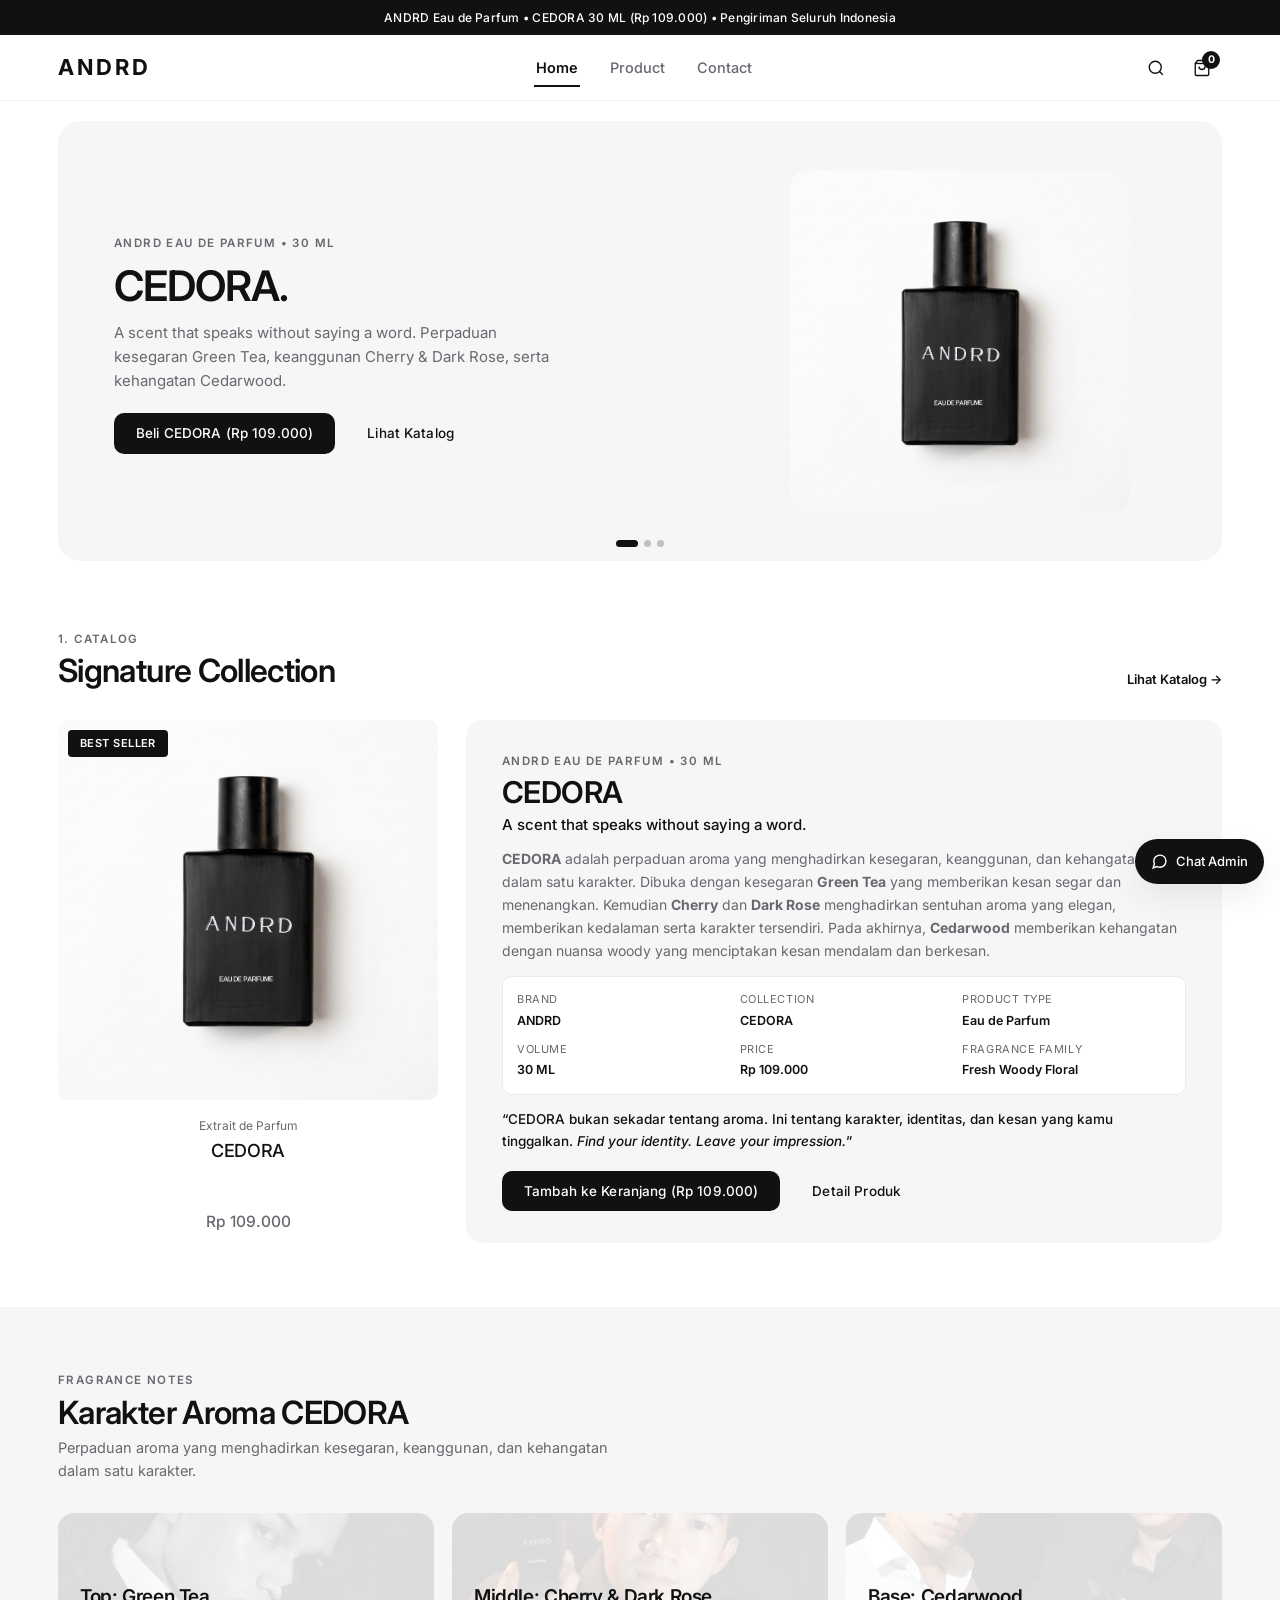
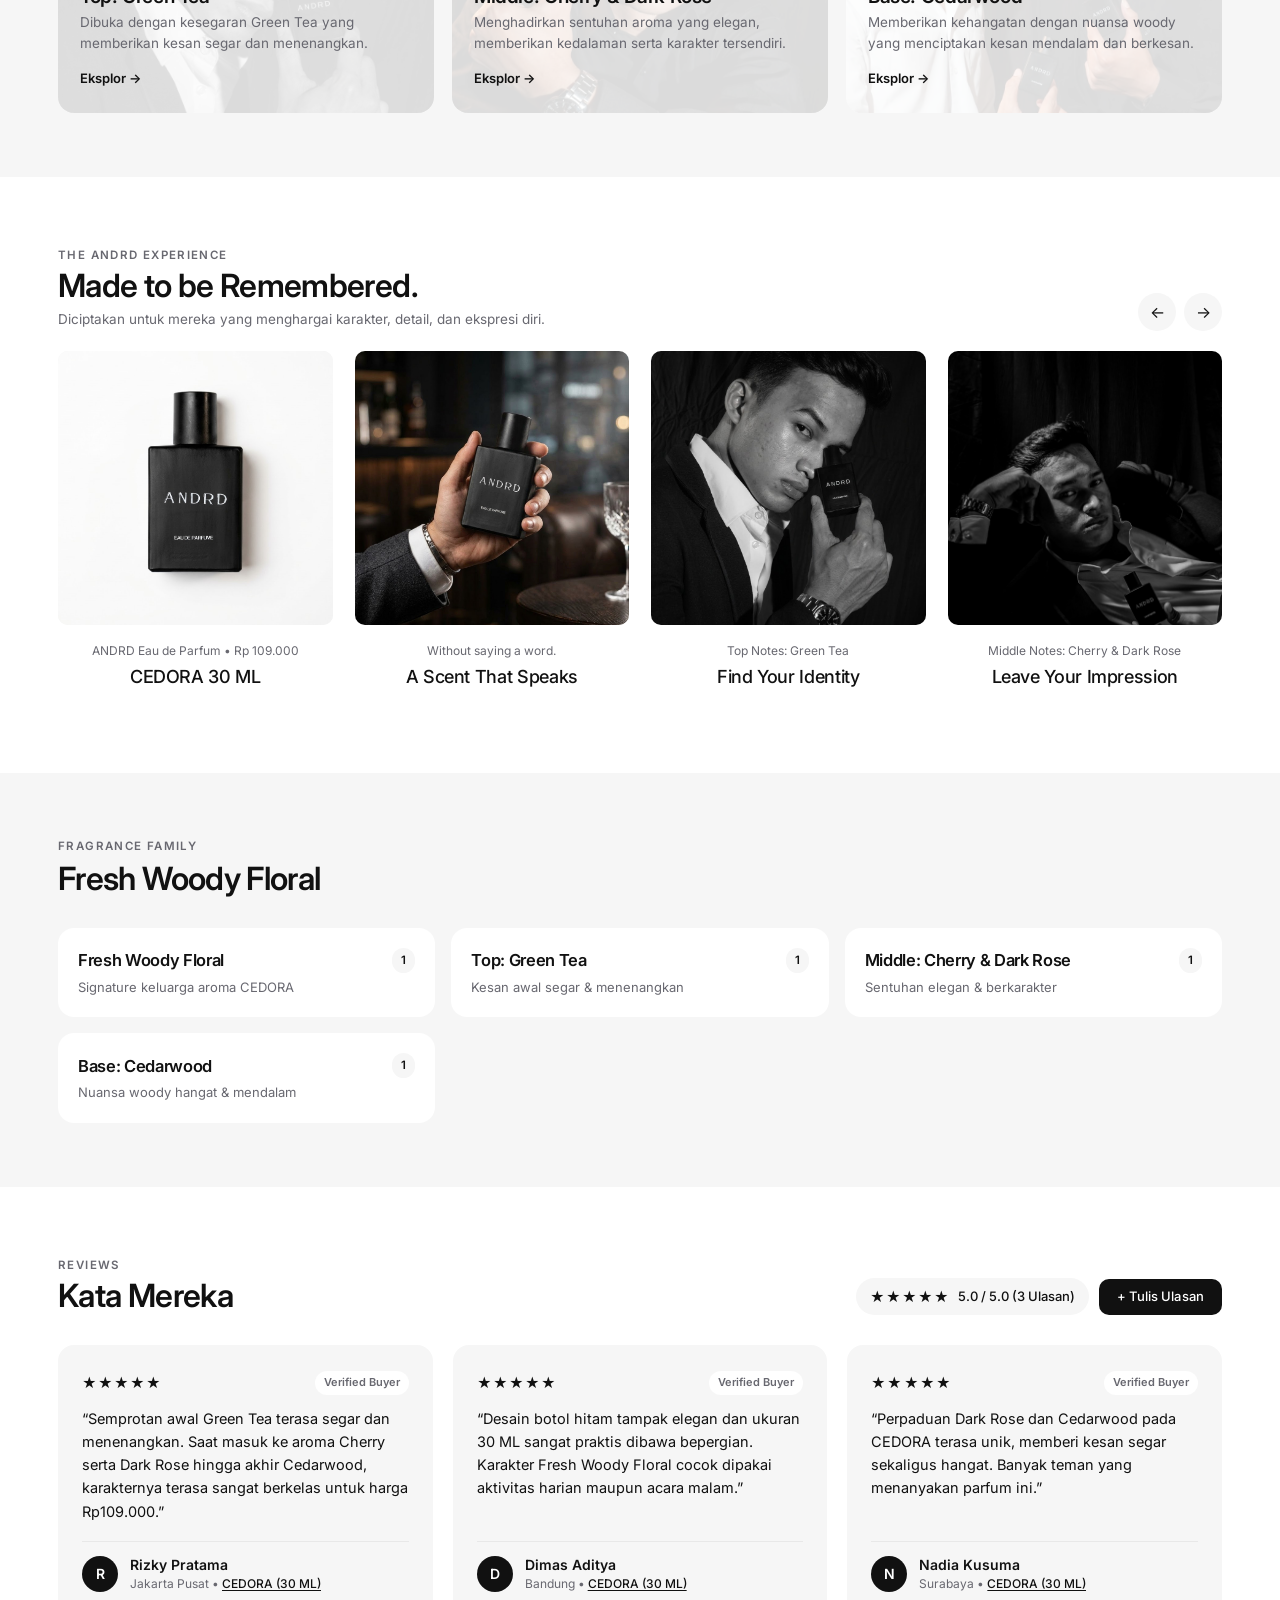
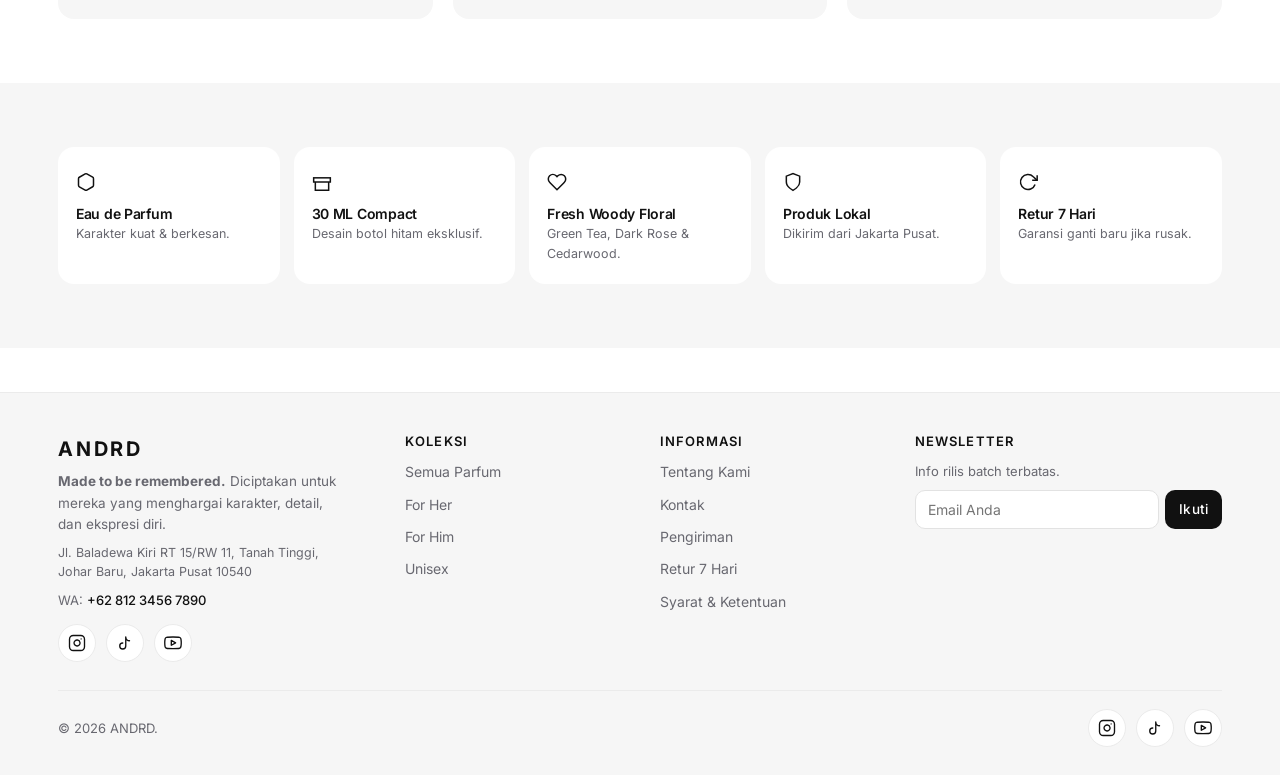
<file: index.html>
<!DOCTYPE html>
<html lang="id">
<head>
  <meta charset="UTF-8">
  <meta name="viewport" content="width=device-width, initial-scale=1.0">
  <title>ANDRD | Eau de Parfum</title>
  <meta name="description" content="ANDRD Eau de Parfum CEDORA (30 ML). A scent that speaks without saying a word. Perpaduan Green Tea, Cherry, Dark Rose, dan Cedarwood.">
  <meta name="robots" content="index, follow">

  <meta property="og:type" content="website">
  <meta property="og:title" content="ANDRD | Eau de Parfum">
  <meta property="og:description" content="A scent that speaks without saying a word. Find your identity. Leave your impression.">
  <meta property="og:image" content="assets/img/products/cedora-bottle.jpg">
  <meta name="twitter:card" content="summary_large_image">

  <link rel="icon" type="image/svg+xml" href="assets/img/favicon.svg">
  <link rel="preconnect" href="https://fonts.googleapis.com">
  <link rel="preconnect" href="https://fonts.gstatic.com" crossorigin>
  <link href="https://fonts.googleapis.com/css2?family=Inter:wght@400;500;600;700&display=swap" rel="stylesheet">
  <link rel="stylesheet" href="style.css">
</head>
<body>

  <!-- 1. Announcement Bar -->
  <div class="announcement-bar" id="announcementBar">
    ANDRD Eau de Parfum • CEDORA 30 ML (Rp 109.000) • Pengiriman Seluruh Indonesia
  </div>

  <!-- 2. Sticky Header -->
  <header class="site-header" id="siteHeader"></header>

  <main>
    <!-- 3. Hero Banner Slider -->
    <section class="hero-slider" aria-label="Koleksi Unggulan ANDRD">
      <div class="hero-viewport">
      <div class="hero-track" id="heroTrack">
        <!-- Slide 1 -->
        <div class="hero-slide">
          <div class="hero-content">
            <span class="hero-eyebrow">ANDRD Eau de Parfum • 30 ML</span>
            <h1 class="hero-title">CEDORA.</h1>
            <p class="hero-desc">
              A scent that speaks without saying a word. Perpaduan kesegaran Green Tea, keanggunan Cherry &amp; Dark Rose, serta kehangatan Cedarwood.
            </p>
            <div class="hero-actions">
              <a href="product.html?id=andrd-cedora" class="btn btn-primary">Beli CEDORA (Rp 109.000)</a>
              <a href="products.html" class="btn btn-outline">Lihat Katalog</a>
            </div>
          </div>
          <div class="hero-visual">
            <img src="assets/img/products/cedora-bottle.jpg" alt="ANDRD CEDORA Eau de Parfum" width="340" height="340">
          </div>
        </div>

        <!-- Slide 2 -->
        <div class="hero-slide">
          <div class="hero-content">
            <span class="hero-eyebrow">Fresh Woody Floral</span>
            <h2 class="hero-title">Find Your Identity.</h2>
            <p class="hero-desc">
              CEDORA bukan sekadar tentang aroma. Ini tentang karakter, identitas, dan kesan yang kamu tinggalkan. Leave your impression.
            </p>
            <div class="hero-actions">
              <a href="product.html?id=andrd-cedora" class="btn btn-primary">Eksplor Karakter</a>
              <a href="about.html" class="btn btn-outline">Tentang ANDRD</a>
            </div>
          </div>
          <div class="hero-visual">
            <img src="assets/img/products/cedora-hand.jpg" alt="ANDRD CEDORA Close Up" loading="lazy" width="340" height="340">
          </div>
        </div>

        <!-- Slide 3 -->
        <div class="hero-slide">
          <div class="hero-content">
            <span class="hero-eyebrow">The ANDRD Experience</span>
            <h2 class="hero-title">Made to be Remembered.</h2>
            <p class="hero-desc">
              Diciptakan untuk mereka yang menghargai karakter, detail, dan ekspresi diri dalam setiap semprotan.
            </p>
            <div class="hero-actions">
              <a href="product.html?id=andrd-cedora" class="btn btn-primary">Pesan Sekarang</a>
              <a href="contact.html" class="btn btn-outline">Hubungi Kami</a>
            </div>
          </div>
          <div class="hero-visual">
            <img src="assets/img/products/cedora-model-bw-1.jpg" alt="ANDRD Experience Editorial" loading="lazy" width="340" height="340">
          </div>
        </div>
      </div>

      <!-- Navigasi Dots -->
      <div class="hero-dots" role="tablist" aria-label="Navigasi Slide">
        <button type="button" class="hero-dot active" aria-label="Slide 1"></button>
        <button type="button" class="hero-dot" aria-label="Slide 2"></button>
        <button type="button" class="hero-dot" aria-label="Slide 3"></button>
      </div>
      </div>
    </section>

    <!-- 4. Signature Collection / Catalog -->
    <section class="section reveal">
      <div class="container">
        <div class="section-header" style="flex-direction:row;justify-content:space-between;align-items:flex-end;flex-wrap:wrap;">
          <div>
            <span class="section-eyebrow">1. Catalog</span>
            <h2 class="section-title">Signature Collection</h2>
          </div>
          <a href="products.html" style="font-size:13px;font-weight:600;">Lihat Katalog →</a>
        </div>

        <div class="product-grid" id="featuredProductsGrid">
          <div class="skeleton" style="height:360px;"></div>
        </div>
      </div>
    </section>

    <!-- 5. Section Karakter Aroma (Fragrance Notes Visual) -->
    <section class="section section-alt reveal">
      <div class="container">
        <div class="section-header">
          <span class="section-eyebrow">Fragrance Notes</span>
          <h2 class="section-title">Karakter Aroma CEDORA</h2>
          <p class="section-desc">Perpaduan aroma yang menghadirkan kesegaran, keanggunan, dan kehangatan dalam satu karakter.</p>
        </div>

        <div class="segment-grid">
          <a href="product.html?id=andrd-cedora" class="segment-card">
            <img src="assets/img/products/cedora-model-bw-1.jpg" alt="Top Notes Green Tea" class="segment-bg" loading="lazy">
            <div class="segment-overlay">
              <h3 class="segment-title">Top: Green Tea</h3>
              <p class="segment-desc">Dibuka dengan kesegaran Green Tea yang memberikan kesan segar dan menenangkan.</p>
              <span class="segment-link">Eksplor →</span>
            </div>
          </a>

          <a href="product.html?id=andrd-cedora" class="segment-card">
            <img src="assets/img/products/cedora-model-black.jpg" alt="Middle Notes Cherry & Dark Rose" class="segment-bg" loading="lazy">
            <div class="segment-overlay">
              <h3 class="segment-title">Middle: Cherry &amp; Dark Rose</h3>
              <p class="segment-desc">Menghadirkan sentuhan aroma yang elegan, memberikan kedalaman serta karakter tersendiri.</p>
              <span class="segment-link">Eksplor →</span>
            </div>
          </a>

          <a href="product.html?id=andrd-cedora" class="segment-card">
            <img src="assets/img/products/cedora-models-duo.jpg" alt="Base Notes Cedarwood" class="segment-bg" loading="lazy">
            <div class="segment-overlay">
              <h3 class="segment-title">Base: Cedarwood</h3>
              <p class="segment-desc">Memberikan kehangatan dengan nuansa woody yang menciptakan kesan mendalam dan berkesan.</p>
              <span class="segment-link">Eksplor →</span>
            </div>
          </a>
        </div>
      </div>
    </section>

    <!-- 6. The ANDRD Experience — Editorial Lookbook -->
    <section class="section reveal">
      <div class="container">
        <div class="carousel-header">
          <div>
            <span class="section-eyebrow">The ANDRD Experience</span>
            <h2 class="section-title">Made to be Remembered.</h2>
            <p style="font-size:13.5px;color:var(--color-text-muted);margin-top:4px;">
              Diciptakan untuk mereka yang menghargai karakter, detail, dan ekspresi diri.
            </p>
          </div>
          <div class="carousel-controls">
            <button type="button" class="carousel-btn" id="carouselPrevBtn" aria-label="Geser ke kiri">←</button>
            <button type="button" class="carousel-btn" id="carouselNextBtn" aria-label="Geser ke kanan">→</button>
          </div>
        </div>

        <div class="carousel-track" id="seasonalCarouselTrack"></div>
      </div>
    </section>

    <!-- 7. Explore by Scent / Fragrance Family -->
    <section class="section section-alt reveal">
      <div class="container">
        <div class="section-header">
          <span class="section-eyebrow">Fragrance Family</span>
          <h2 class="section-title">Fresh Woody Floral</h2>
        </div>

        <div class="scent-grid" id="exploreScentGrid"></div>
      </div>
    </section>

    <!-- 8. Testimonial Pelanggan -->
    <section class="section reveal" aria-label="Testimonial Pelanggan">
      <div class="container">
        <div class="section-header testimonial-section-header">
          <div>
            <span class="section-eyebrow">Reviews</span>
            <h2 class="section-title">Kata Mereka</h2>
          </div>
          <div class="testimonial-header-actions">
            <div class="testimonial-summary-badge" id="testimonialRatingSummary">
              <span class="testimonial-stars" aria-hidden="true">★★★★★</span>
              <span id="testimonialRatingText">5.0 / 5.0 (3 Ulasan)</span>
            </div>
            <button type="button" class="btn btn-primary js-open-review-modal" style="padding:10px 18px;font-size:13px;">
              + Tulis Ulasan
            </button>
          </div>
        </div>

        <div class="testimonial-grid" id="testimonialsGrid">
          <!-- Testimonial 1 -->
          <article class="testimonial-card">
            <div class="testimonial-top">
              <span class="testimonial-stars" aria-label="Rating 5 dari 5">★★★★★</span>
              <span class="testimonial-verified">Verified Buyer</span>
            </div>
            <p class="testimonial-quote">
              “Semprotan awal Green Tea terasa segar dan menenangkan. Saat masuk ke aroma Cherry serta Dark Rose hingga akhir Cedarwood, karakternya terasa sangat berkelas untuk harga Rp109.000.”
            </p>
            <div class="testimonial-footer">
              <div class="testimonial-avatar" aria-hidden="true">R</div>
              <div class="testimonial-author-info">
                <strong class="testimonial-name">Rizky Pratama</strong>
                <span class="testimonial-meta">Jakarta Pusat • <a href="product.html?id=andrd-cedora">CEDORA (30 ML)</a></span>
              </div>
            </div>
          </article>

          <!-- Testimonial 2 -->
          <article class="testimonial-card">
            <div class="testimonial-top">
              <span class="testimonial-stars" aria-label="Rating 5 dari 5">★★★★★</span>
              <span class="testimonial-verified">Verified Buyer</span>
            </div>
            <p class="testimonial-quote">
              “Desain botol hitam tampak elegan dan ukuran 30 ML sangat praktis dibawa bepergian. Karakter Fresh Woody Floral cocok dipakai aktivitas harian maupun acara malam.”
            </p>
            <div class="testimonial-footer">
              <div class="testimonial-avatar" aria-hidden="true">D</div>
              <div class="testimonial-author-info">
                <strong class="testimonial-name">Dimas Aditya</strong>
                <span class="testimonial-meta">Bandung • <a href="product.html?id=andrd-cedora">CEDORA (30 ML)</a></span>
              </div>
            </div>
          </article>

          <!-- Testimonial 3 -->
          <article class="testimonial-card">
            <div class="testimonial-top">
              <span class="testimonial-stars" aria-label="Rating 5 dari 5">★★★★★</span>
              <span class="testimonial-verified">Verified Buyer</span>
            </div>
            <p class="testimonial-quote">
              “Perpaduan Dark Rose dan Cedarwood pada CEDORA terasa unik, memberi kesan segar sekaligus hangat. Banyak teman yang menanyakan parfum ini.”
            </p>
            <div class="testimonial-footer">
              <div class="testimonial-avatar" aria-hidden="true">N</div>
              <div class="testimonial-author-info">
                <strong class="testimonial-name">Nadia Kusuma</strong>
                <span class="testimonial-meta">Surabaya • <a href="product.html?id=andrd-cedora">CEDORA (30 ML)</a></span>
              </div>
            </div>
          </article>
        </div>
      </div>
    </section>

    <!-- 9. Trust Badges -->
    <section class="section section-alt reveal">
      <div class="container">
        <div class="trust-grid">
          <div class="trust-item">
            <div class="trust-icon">
              <svg width="20" height="20" viewBox="0 0 24 24" fill="none" stroke="currentColor" stroke-width="1.8">
                <path d="M21 16V8a2 2 0 0 0-1-1.73l-7-4a2 2 0 0 0-2 0l-7 4A2 2 0 0 0 3 8v8a2 2 0 0 0 1 1.73l7 4a2 2 0 0 0 2 0l7-4A2 2 0 0 0 21 16z"></path>
              </svg>
            </div>
            <h3 class="trust-title">Eau de Parfum</h3>
            <p class="trust-sub">Karakter kuat &amp; berkesan.</p>
          </div>

          <div class="trust-item">
            <div class="trust-icon">
              <svg width="20" height="20" viewBox="0 0 24 24" fill="none" stroke="currentColor" stroke-width="1.8">
                <polyline points="20 12 20 22 4 22 4 12"></polyline>
                <rect x="2" y="7" width="20" height="5"></rect>
              </svg>
            </div>
            <h3 class="trust-title">30 ML Compact</h3>
            <p class="trust-sub">Desain botol hitam eksklusif.</p>
          </div>

          <div class="trust-item">
            <div class="trust-icon">
              <svg width="20" height="20" viewBox="0 0 24 24" fill="none" stroke="currentColor" stroke-width="1.8">
                <path d="M20.84 4.61a5.5 5.5 0 0 0-7.78 0L12 5.67l-1.06-1.06a5.5 5.5 0 0 0-7.78 7.78l1.06 1.06L12 21.23l7.78-7.78 1.06-1.06a5.5 5.5 0 0 0 0-7.78z"></path>
              </svg>
            </div>
            <h3 class="trust-title">Fresh Woody Floral</h3>
            <p class="trust-sub">Green Tea, Dark Rose &amp; Cedarwood.</p>
          </div>

          <div class="trust-item">
            <div class="trust-icon">
              <svg width="20" height="20" viewBox="0 0 24 24" fill="none" stroke="currentColor" stroke-width="1.8">
                <path d="M12 22s8-4 8-10V5l-8-3-8 3v7c0 6 8 10 8 10z"></path>
              </svg>
            </div>
            <h3 class="trust-title">Produk Lokal</h3>
            <p class="trust-sub">Dikirim dari Jakarta Pusat.</p>
          </div>

          <div class="trust-item">
            <div class="trust-icon">
              <svg width="20" height="20" viewBox="0 0 24 24" fill="none" stroke="currentColor" stroke-width="1.8">
                <polyline points="23 4 23 10 17 10"></polyline>
                <path d="M20.49 15a9 9 0 1 1-2.12-9.36L23 10"></path>
              </svg>
            </div>
            <h3 class="trust-title">Retur 7 Hari</h3>
            <p class="trust-sub">Garansi ganti baru jika rusak.</p>
          </div>
        </div>
      </div>
    </section>
  </main>

  <!-- 10. Footer -->
  <footer class="site-footer" id="siteFooter"></footer>

  <script src="config.js"></script>
  <script src="products.js"></script>
  <script src="app.js"></script>
</body>
</html>
</file>
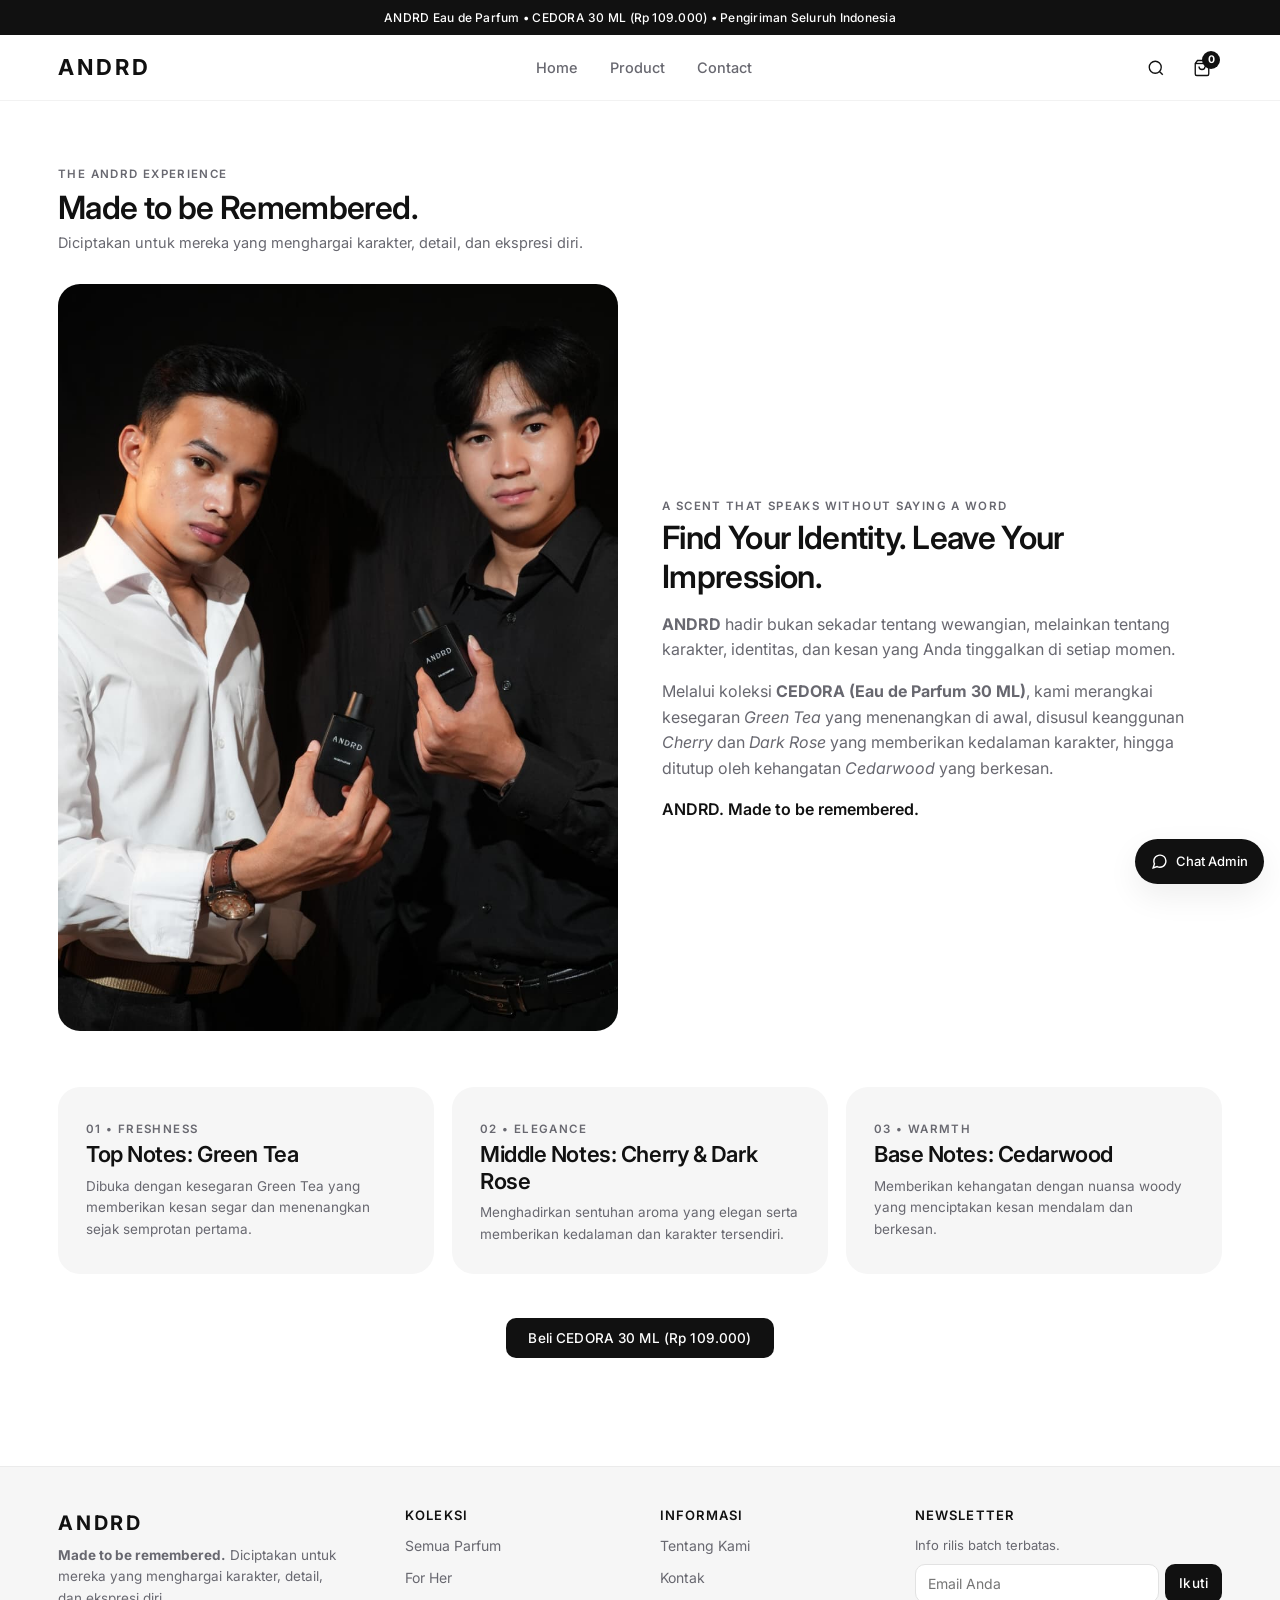
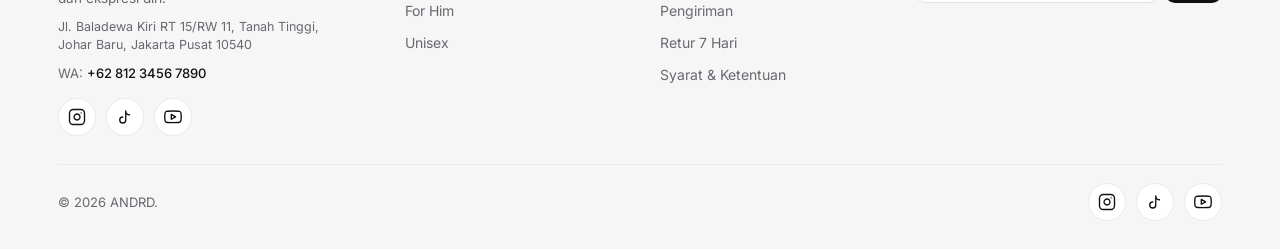
<file: about.html>
<!DOCTYPE html>
<html lang="id">
<head>
  <meta charset="UTF-8">
  <meta name="viewport" content="width=device-width, initial-scale=1.0">
  <title>The ANDRD Experience | Made to be Remembered</title>
  <meta name="description" content="THE ANDRD EXPERIENCE: Diciptakan untuk mereka yang menghargai karakter, detail, dan ekspresi diri. ANDRD — Made to be remembered.">
  <meta name="robots" content="index, follow">

  <link rel="icon" type="image/svg+xml" href="assets/img/favicon.svg">
  <link rel="preconnect" href="https://fonts.googleapis.com">
  <link rel="preconnect" href="https://fonts.gstatic.com" crossorigin>
  <link href="https://fonts.googleapis.com/css2?family=Inter:wght@400;500;600;700&display=swap" rel="stylesheet">
  <link rel="stylesheet" href="style.css">
</head>
<body>

  <div class="announcement-bar" id="announcementBar"></div>
  <header class="site-header" id="siteHeader"></header>

  <main>
    <div class="non-cod-banner js-non-cod-banner"></div>

    <section class="section">
      <div class="container">
        <div class="section-header">
          <span class="section-eyebrow">The ANDRD Experience</span>
          <h1 class="section-title">Made to be Remembered.</h1>
          <p class="section-desc">
            Diciptakan untuk mereka yang menghargai karakter, detail, dan ekspresi diri.
          </p>
        </div>

        <div class="product-detail-grid" style="align-items:center;margin-bottom:56px;">
          <div style="background:var(--color-bg-alt);border-radius:var(--radius-lg);overflow:hidden;">
            <img src="assets/img/products/cedora-models-duo.jpg" alt="ANDRD Eau de Parfum" style="width:100%;height:100%;object-fit:cover;display:block;">
          </div>
          <div>
            <span class="section-eyebrow">A Scent That Speaks Without Saying a Word</span>
            <h2 style="font-size:32px;margin-bottom:16px;">Find Your Identity. Leave Your Impression.</h2>
            <p style="color:var(--color-text-muted);margin-bottom:16px;">
              <strong>ANDRD</strong> hadir bukan sekadar tentang wewangian, melainkan tentang karakter, identitas, dan kesan yang Anda tinggalkan di setiap momen.
            </p>
            <p style="color:var(--color-text-muted);margin-bottom:16px;">
              Melalui koleksi <strong>CEDORA (Eau de Parfum 30 ML)</strong>, kami merangkai kesegaran <em>Green Tea</em> yang menenangkan di awal, disusul keanggunan <em>Cherry</em> dan <em>Dark Rose</em> yang memberikan kedalaman karakter, hingga ditutup oleh kehangatan <em>Cedarwood</em> yang berkesan.
            </p>
            <p style="color:var(--color-primary);font-weight:600;">
              ANDRD. Made to be remembered.
            </p>
          </div>
        </div>

        <div class="segment-grid">
          <div class="checkout-card">
            <span class="section-eyebrow">01 • Freshness</span>
            <h3 style="font-size:22px;margin-bottom:8px;">Top Notes: Green Tea</h3>
            <p style="font-size:13.5px;color:var(--color-text-muted);">Dibuka dengan kesegaran Green Tea yang memberikan kesan segar dan menenangkan sejak semprotan pertama.</p>
          </div>
          <div class="checkout-card">
            <span class="section-eyebrow">02 • Elegance</span>
            <h3 style="font-size:22px;margin-bottom:8px;">Middle Notes: Cherry &amp; Dark Rose</h3>
            <p style="font-size:13.5px;color:var(--color-text-muted);">Menghadirkan sentuhan aroma yang elegan serta memberikan kedalaman dan karakter tersendiri.</p>
          </div>
          <div class="checkout-card">
            <span class="section-eyebrow">03 • Warmth</span>
            <h3 style="font-size:22px;margin-bottom:8px;">Base Notes: Cedarwood</h3>
            <p style="font-size:13.5px;color:var(--color-text-muted);">Memberikan kehangatan dengan nuansa woody yang menciptakan kesan mendalam dan berkesan.</p>
          </div>
        </div>

        <div style="text-align:center;margin-top:44px;">
          <a href="product.html?id=andrd-cedora" class="btn btn-primary">Beli CEDORA 30 ML (Rp 109.000)</a>
        </div>
      </div>
    </section>
  </main>

  <footer class="site-footer" id="siteFooter"></footer>

  <script src="config.js"></script>
  <script src="products.js"></script>
  <script src="app.js"></script>
</body>
</html>
</file>
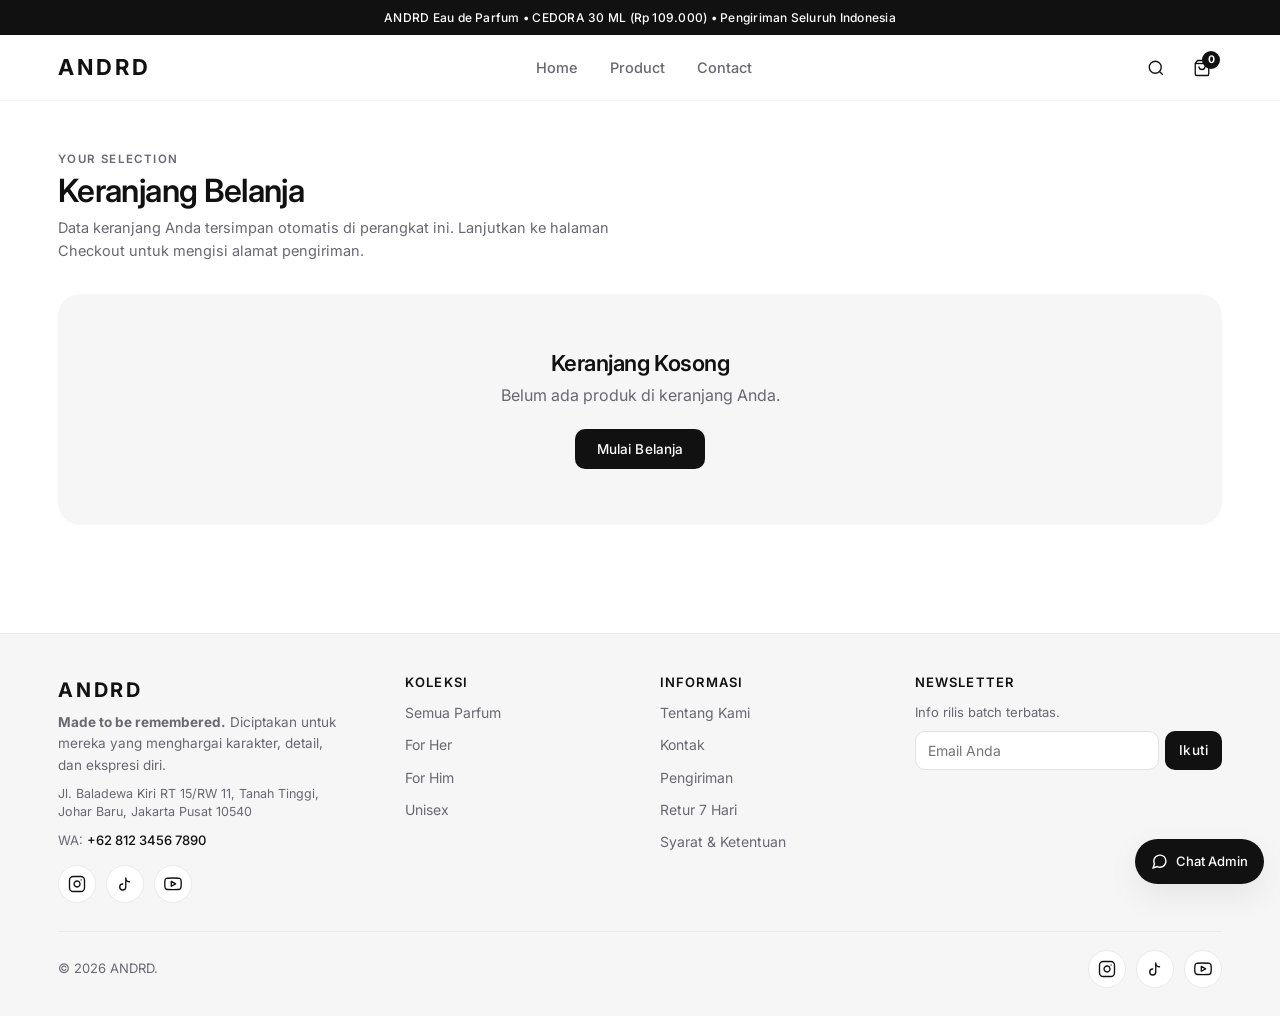
<file: cart.html>
<!DOCTYPE html>
<html lang="id">
<head>
  <meta charset="UTF-8">
  <meta name="viewport" content="width=device-width, initial-scale=1.0">
  <title>Keranjang Belanja | ANDRD Eau de Parfum</title>
  <meta name="description" content="Periksa kembali daftar parfum pilihan Anda di keranjang belanja ANDRD sebelum melanjutkan pemesanan ke WhatsApp Concierge.">
  <meta name="robots" content="noindex, follow">

  <link rel="icon" type="image/svg+xml" href="assets/img/favicon.svg">
  <link rel="preconnect" href="https://fonts.googleapis.com">
  <link rel="preconnect" href="https://fonts.gstatic.com" crossorigin>
  <link href="https://fonts.googleapis.com/css2?family=Inter:wght@400;500;600;700&display=swap" rel="stylesheet">
  <link rel="stylesheet" href="style.css">
</head>
<body>

  <div class="announcement-bar" id="announcementBar"></div>
  <header class="site-header" id="siteHeader"></header>

  <main>
    <div class="non-cod-banner js-non-cod-banner"></div>

    <section class="section" style="padding-top:44px;">
      <div class="container">
        <div style="margin-bottom:32px;">
          <span class="section-eyebrow">Your Selection</span>
          <h1 class="section-title" style="margin-bottom:6px;">Keranjang Belanja</h1>
          <p class="section-desc">Data keranjang Anda tersimpan otomatis di perangkat ini. Lanjutkan ke halaman Checkout untuk mengisi alamat pengiriman.</p>
        </div>

        <div id="cartPageContainer"></div>
      </div>
    </section>
  </main>

  <footer class="site-footer" id="siteFooter"></footer>

  <script src="config.js"></script>
  <script src="products.js"></script>
  <script src="app.js"></script>
</body>
</html>
</file>
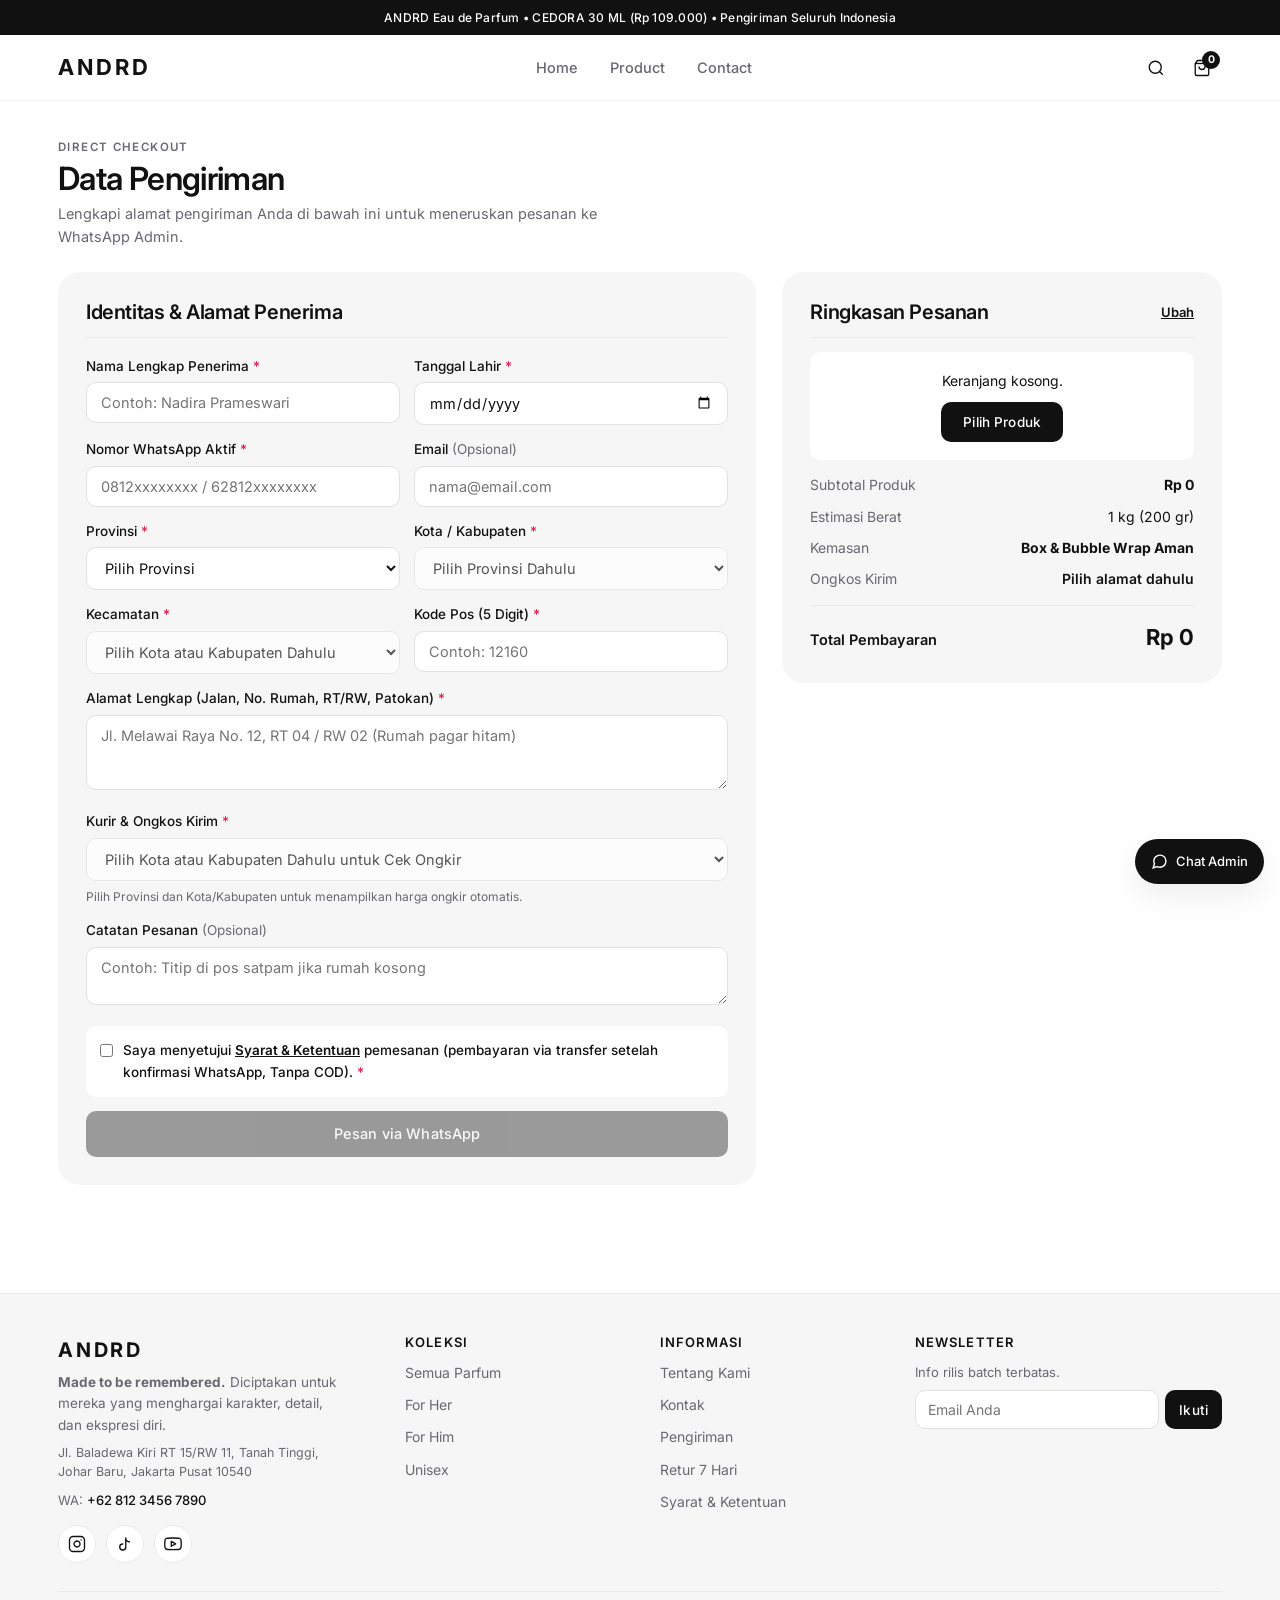
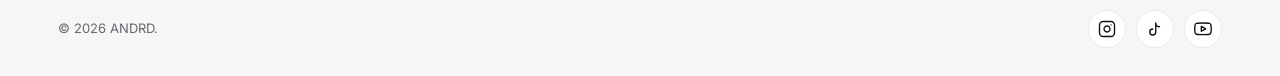
<file: checkout.html>
<!DOCTYPE html>
<html lang="id">
<head>
  <meta charset="UTF-8">
  <meta name="viewport" content="width=device-width, initial-scale=1.0">
  <title>Checkout Pemesanan | ANDRD</title>
  <meta name="description" content="Lengkapi data pengiriman untuk memesan parfum ANDRD. Pesanan diarahkan langsung ke WhatsApp Admin resmi.">
  <meta name="robots" content="noindex, follow">

  <link rel="icon" type="image/svg+xml" href="assets/img/favicon.svg">
  <link rel="preconnect" href="https://fonts.googleapis.com">
  <link rel="preconnect" href="https://fonts.gstatic.com" crossorigin>
  <link href="https://fonts.googleapis.com/css2?family=Inter:wght@400;500;600;700&display=swap" rel="stylesheet">
  <link rel="stylesheet" href="style.css">
</head>
<body>

  <div class="announcement-bar" id="announcementBar"></div>
  <header class="site-header" id="siteHeader"></header>

  <main>
    <section class="section" style="padding-top:32px;">
      <div class="container">
        <div style="margin-bottom:24px;">
          <span class="section-eyebrow">Direct Checkout</span>
          <h1 class="section-title" style="margin-bottom:4px;">Data Pengiriman</h1>
          <p class="section-desc">
            Lengkapi alamat pengiriman Anda di bawah ini untuk meneruskan pesanan ke WhatsApp Admin.
          </p>
        </div>

        <div class="checkout-grid">
          <!-- Kolom Kiri: Form Data Pelanggan -->
          <div class="checkout-card">
            <h2 style="font-size:20px;margin-bottom:18px;padding-bottom:12px;border-bottom:1px solid var(--color-border);">Identitas &amp; Alamat Penerima</h2>

            <form id="whatsappCheckoutForm" novalidate>
              <div class="form-grid">
                <div class="form-grid form-grid-2">
                  <div class="form-group">
                    <label for="custNama">Nama Lengkap Penerima <span class="req-star">*</span></label>
                    <input type="text" id="custNama" class="form-control" placeholder="Contoh: Nadira Prameswari" required autocomplete="name">
                    <span class="error-msg">Nama lengkap wajib diisi.</span>
                  </div>

                  <div class="form-group">
                    <label for="custTglLahir">Tanggal Lahir <span class="req-star">*</span></label>
                    <input type="date" id="custTglLahir" class="form-control" required autocomplete="bday">
                    <span class="error-msg">Tanggal lahir wajib dipilih.</span>
                  </div>
                </div>

                <div class="form-grid form-grid-2">
                  <div class="form-group">
                    <label for="custWa">Nomor WhatsApp Aktif <span class="req-star">*</span></label>
                    <input type="tel" id="custWa" class="form-control" placeholder="0812xxxxxxxx / 62812xxxxxxxx" required autocomplete="tel">
                    <span class="error-msg">Nomor WhatsApp tidak valid (08xx / 628xx, min 10 digit).</span>
                  </div>

                  <div class="form-group">
                    <label for="custEmail">Email <span style="color:var(--color-text-muted);font-weight:400;">(Opsional)</span></label>
                    <input type="email" id="custEmail" class="form-control" placeholder="nama@email.com" autocomplete="email">
                    <span class="error-msg">Format email tidak valid.</span>
                  </div>
                </div>

                <!-- Pilihan Wilayah Otomatis (Provinsi -> Kota/Kabupaten -> Kecamatan) -->
                <div class="form-grid form-grid-2">
                  <div class="form-group">
                    <label for="custProvinsi">Provinsi <span class="req-star">*</span></label>
                    <select id="custProvinsi" class="select-control" required>
                      <option value="">Pilih Provinsi</option>
                    </select>
                    <span class="error-msg">Silakan pilih provinsi.</span>
                  </div>

                  <div class="form-group">
                    <label for="custKota">Kota / Kabupaten <span class="req-star">*</span></label>
                    <select id="custKota" class="select-control" required disabled>
                      <option value="">Pilih Provinsi Dahulu</option>
                    </select>
                    <span class="error-msg">Silakan pilih kota / kabupaten.</span>
                  </div>
                </div>

                <div class="form-grid form-grid-2">
                  <div class="form-group">
                    <label for="custKecamatan">Kecamatan <span class="req-star">*</span></label>
                    <select id="custKecamatan" class="select-control" required disabled>
                      <option value="">Pilih Kota atau Kabupaten Dahulu</option>
                    </select>
                    <input type="text" id="custKecamatanManual" class="form-control" placeholder="Ketik nama kecamatan Anda" style="display:none;margin-top:8px;">
                    <span class="error-msg">Silakan pilih kecamatan.</span>
                  </div>

                  <div class="form-group">
                    <label for="custKodepos">Kode Pos (5 Digit) <span class="req-star">*</span></label>
                    <input type="text" id="custKodepos" class="form-control" placeholder="Contoh: 12160" maxlength="5" inputmode="numeric" required>
                    <span class="error-msg">Kode pos wajib 5 digit angka.</span>
                  </div>
                </div>

                <div class="form-group">
                  <label for="custAlamat">Alamat Lengkap (Jalan, No. Rumah, RT/RW, Patokan) <span class="req-star">*</span></label>
                  <textarea id="custAlamat" rows="3" class="form-control" placeholder="Jl. Melawai Raya No. 12, RT 04 / RW 02 (Rumah pagar hitam)" required></textarea>
                  <span class="error-msg">Alamat lengkap wajib diisi minimal 10 karakter.</span>
                </div>

                <div class="form-group">
                  <label for="custKurir">Kurir &amp; Ongkos Kirim <span class="req-star">*</span></label>
                  <select id="custKurir" class="select-control" required disabled>
                    <option value="">Pilih Kota atau Kabupaten Dahulu untuk Cek Ongkir</option>
                  </select>
                  <div id="courierJabodetabekHint" style="font-size:12px;color:var(--color-text-muted);margin-top:6px;">
                    Pilih Provinsi dan Kota/Kabupaten untuk menampilkan harga ongkir otomatis.
                  </div>
                  <span class="error-msg">Silakan pilih salah satu kurir pengiriman.</span>
                </div>

                <div class="form-group">
                  <label for="custCatatan">Catatan Pesanan <span style="color:var(--color-text-muted);font-weight:400;">(Opsional)</span></label>
                  <textarea id="custCatatan" rows="2" class="form-control" placeholder="Contoh: Titip di pos satpam jika rumah kosong"></textarea>
                </div>

                <div class="form-group" style="background:#FFFFFF;padding:14px;border-radius:var(--radius-sm);">
                  <label style="display:flex;align-items:flex-start;gap:10px;cursor:pointer;margin-bottom:0;font-weight:500;">
                    <input type="checkbox" id="custTerms" style="margin-top:4px;accent-color:var(--color-primary);" required>
                    <span>Saya menyetujui <a href="policies.html#syarat" target="_blank" style="text-decoration:underline;font-weight:600;">Syarat &amp; Ketentuan</a> pemesanan (pembayaran via transfer setelah konfirmasi WhatsApp, Tanpa COD). <span class="req-star">*</span></span>
                  </label>
                  <span class="error-msg">Wajib menyetujui Syarat &amp; Ketentuan.</span>
                </div>

                <button type="submit" id="submitCheckoutBtn" class="btn btn-whatsapp btn-block" style="padding:14px 22px;font-size:14.5px;">
                  Pesan via WhatsApp
                </button>
              </div>
            </form>
          </div>

          <!-- Kolom Kanan: Ringkasan Pesanan (Read-Only) -->
          <aside class="checkout-card" aria-label="Ringkasan Pesanan">
            <div style="display:flex;justify-content:space-between;align-items:center;margin-bottom:14px;padding-bottom:12px;border-bottom:1px solid var(--color-border);">
              <h2 style="font-size:20px;">Ringkasan Pesanan</h2>
              <a href="cart.html" style="font-size:13px;font-weight:600;text-decoration:underline;">Ubah</a>
            </div>

            <div id="checkoutSummaryItems" style="margin-bottom:14px;"></div>

            <div style="font-size:14px;display:flex;flex-direction:column;gap:9px;padding-bottom:14px;margin-bottom:14px;border-bottom:1px solid var(--color-border);">
              <div style="display:flex;justify-content:space-between;">
                <span style="color:var(--color-text-muted);">Subtotal Produk</span>
                <strong id="checkoutSubtotalAmount">Rp 0</strong>
              </div>
              <div style="display:flex;justify-content:space-between;">
                <span style="color:var(--color-text-muted);">Estimasi Berat</span>
                <span id="checkoutWeightLabel">1 kg</span>
              </div>
              <div style="display:flex;justify-content:space-between;">
                <span style="color:var(--color-text-muted);">Kemasan</span>
                <strong>Box &amp; Bubble Wrap Aman</strong>
              </div>
              <div style="display:flex;justify-content:space-between;align-items:flex-start;gap:8px;">
                <span style="color:var(--color-text-muted);">Ongkos Kirim</span>
                <strong id="checkoutShippingAmount" style="text-align:right;font-weight:600;">Pilih alamat dahulu</strong>
              </div>
            </div>

            <div style="display:flex;justify-content:space-between;align-items:baseline;">
              <span style="font-weight:600;font-size:14.5px;">Total Pembayaran</span>
              <strong id="checkoutGrandTotalAmount" style="font-size:22px;color:var(--color-primary);">Rp 0</strong>
            </div>
          </aside>
        </div>
      </div>
    </section>
  </main>

  <!-- Modal "Terima Kasih" -->
  <div class="modal-backdrop" id="thankYouModal" role="dialog" aria-modal="true" aria-labelledby="thankYouTitle">
    <div class="modal-box">
      <span class="section-eyebrow">Pesanan Dibuat</span>
      <h2 id="thankYouTitle" style="font-size:26px;margin:6px 0 8px;">Terima Kasih!</h2>
      <p style="font-size:14px;color:var(--color-text-muted);margin-bottom:14px;">
        No. Order: <strong id="modalOrderNumber" style="color:var(--color-primary);">#ANDRD-0000</strong>
      </p>
      <div style="background:var(--color-bg-alt);padding:14px;border-radius:var(--radius-sm);font-size:13.5px;margin-bottom:18px;text-align:left;">
        <strong>Langkah Selanjutnya:</strong>
        <ol style="padding-left:18px;margin-top:6px;color:var(--color-text-muted);">
          <li>Kirim pesan otomatis yang sudah terbuka di WhatsApp Anda.</li>
          <li>Admin akan menginformasikan total ongkir &amp; nomor rekening pembayaran.</li>
        </ol>
      </div>
      <div style="display:flex;flex-direction:column;gap:8px;">
        <a href="#" id="modalFallbackWaBtn" target="_blank" rel="noopener noreferrer" class="btn btn-whatsapp btn-block">
          Buka WhatsApp Sekarang
        </a>
        <button type="button" id="modalCopyOrderBtn" class="btn btn-outline btn-block">
          Salin Teks Pesanan
        </button>
        <a href="index.html" style="font-size:13px;color:var(--color-text-muted);margin-top:6px;text-decoration:underline;">Kembali ke Beranda</a>
      </div>
    </div>
  </div>

  <footer class="site-footer" id="siteFooter"></footer>

  <script src="config.js"></script>
  <script src="products.js"></script>
  <script src="app.js"></script>
</body>
</html>
</file>
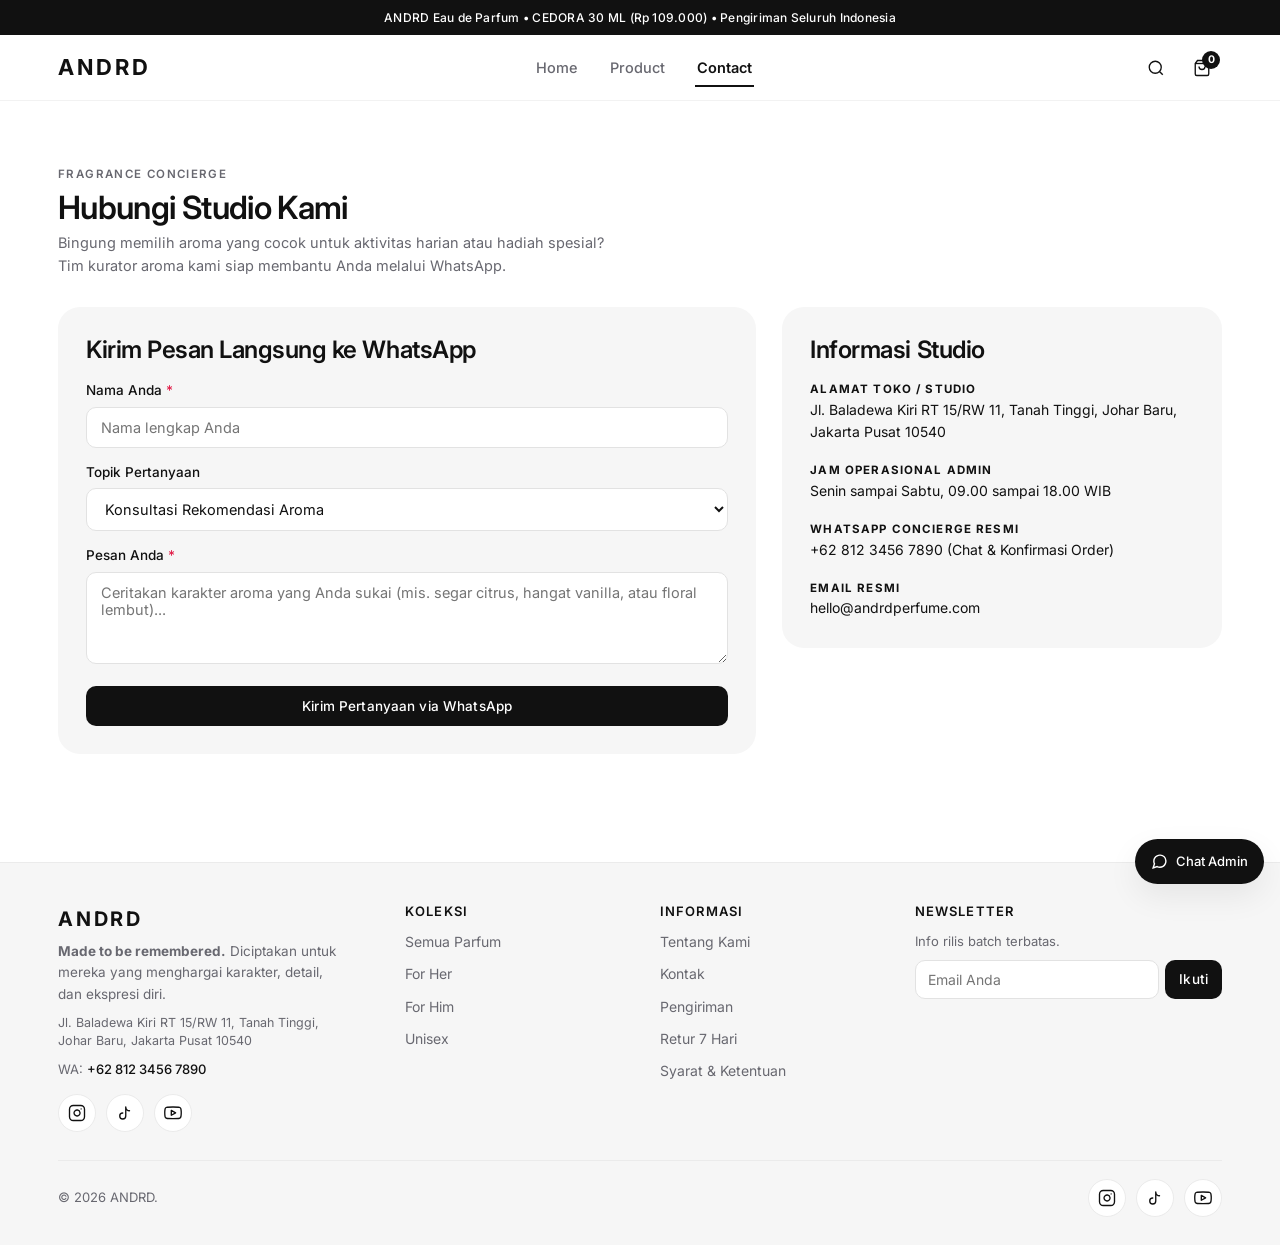
<file: contact.html>
<!DOCTYPE html>
<html lang="id">
<head>
  <meta charset="UTF-8">
  <meta name="viewport" content="width=device-width, initial-scale=1.0">
  <title>Hubungi Kami | ANDRD</title>
  <meta name="description" content="Hubungi tim Fragrance Concierge ANDRD untuk konsultasi aroma parfum, kerjasama korporat/souvenir pernikahan, atau bantuan status pengiriman.">
  <meta name="robots" content="index, follow">

  <link rel="icon" type="image/svg+xml" href="assets/img/favicon.svg">
  <link rel="preconnect" href="https://fonts.googleapis.com">
  <link rel="preconnect" href="https://fonts.gstatic.com" crossorigin>
  <link href="https://fonts.googleapis.com/css2?family=Inter:wght@400;500;600;700&display=swap" rel="stylesheet">
  <link rel="stylesheet" href="style.css">
</head>
<body>

  <div class="announcement-bar" id="announcementBar"></div>
  <header class="site-header" id="siteHeader"></header>

  <main>
    <div class="non-cod-banner js-non-cod-banner"></div>

    <section class="section">
      <div class="container">
        <div class="section-header">
          <span class="section-eyebrow">Fragrance Concierge</span>
          <h1 class="section-title">Hubungi Studio Kami</h1>
          <p class="section-desc">Bingung memilih aroma yang cocok untuk aktivitas harian atau hadiah spesial? Tim kurator aroma kami siap membantu Anda melalui WhatsApp.</p>
        </div>

        <div class="checkout-grid">
          <!-- Form Kirim Pesan Konsultasi ke WhatsApp -->
          <div class="checkout-card">
            <h2 style="font-size:24px;margin-bottom:16px;">Kirim Pesan Langsung ke WhatsApp</h2>
            <form id="contactWaForm">
              <div class="form-grid">
                <div class="form-group">
                  <label for="contactName">Nama Anda <span class="req-star">*</span></label>
                  <input type="text" id="contactName" class="form-control" placeholder="Nama lengkap Anda" required>
                </div>
                <div class="form-group">
                  <label for="contactTopic">Topik Pertanyaan</label>
                  <select id="contactTopic" class="select-control">
                    <option value="Konsultasi Rekomendasi Aroma">Konsultasi Rekomendasi Aroma</option>
                    <option value="Konfirmasi Status Pesanan">Konfirmasi Status Pesanan</option>
                    <option value="Pemesanan Souvenir / Corporate Gift">Pemesanan Souvenir / Corporate Gift</option>
                    <option value="Pertanyaan Umum Lainnya">Pertanyaan Umum Lainnya</option>
                  </select>
                </div>
                <div class="form-group">
                  <label for="contactMessage">Pesan Anda <span class="req-star">*</span></label>
                  <textarea id="contactMessage" rows="4" class="form-control" placeholder="Ceritakan karakter aroma yang Anda sukai (mis. segar citrus, hangat vanilla, atau floral lembut)..." required></textarea>
                </div>
                <button type="submit" class="btn btn-whatsapp btn-block">
                  Kirim Pertanyaan via WhatsApp
                </button>
              </div>
            </form>
          </div>

          <!-- Info Kontak Studio -->
          <div class="checkout-card">
            <h2 style="font-size:24px;margin-bottom:16px;">Informasi Studio</h2>
            <div style="display:flex;flex-direction:column;gap:18px;font-size:14px;">
              <div>
                <strong style="display:block;text-transform:uppercase;font-size:11.5px;letter-spacing:0.1em;color:var(--color-accent);">Alamat Toko / Studio</strong>
                <span id="contactStudioAddress">Jl. Baladewa Kiri RT 15/RW 11, Tanah Tinggi, Johar Baru, Jakarta Pusat 10540</span>
              </div>
              <div>
                <strong style="display:block;text-transform:uppercase;font-size:11.5px;letter-spacing:0.1em;color:var(--color-accent);">Jam Operasional Admin</strong>
                <span id="contactStudioHours">Senin sampai Sabtu: 09.00 sampai 18.00 WIB<br>Minggu &amp; Hari Libur Nasional: Slow Response</span>
              </div>
              <div>
                <strong style="display:block;text-transform:uppercase;font-size:11.5px;letter-spacing:0.1em;color:var(--color-accent);">WhatsApp Concierge Resmi</strong>
                <span id="contactStudioWa">+62 812 3456 7890 (Hanya Chat &amp; Konfirmasi Order)</span>
              </div>
              <div>
                <strong style="display:block;text-transform:uppercase;font-size:11.5px;letter-spacing:0.1em;color:var(--color-accent);">Email Resmi</strong>
                <span id="contactStudioEmail">concierge@andrdperfume.com</span>
              </div>
            </div>
          </div>
        </div>
      </div>
    </section>
  </main>

  <footer class="site-footer" id="siteFooter"></footer>

  <script src="config.js"></script>
  <script src="products.js"></script>
  <script src="app.js"></script>
  <script>
    (function () {
      if (window.STORE_CONFIG) {
        var addrEl = document.getElementById("contactStudioAddress");
        var hoursEl = document.getElementById("contactStudioHours");
        var waEl = document.getElementById("contactStudioWa");
        var emailEl = document.getElementById("contactStudioEmail");
        if (addrEl && STORE_CONFIG.address) addrEl.textContent = STORE_CONFIG.address;
        if (hoursEl && STORE_CONFIG.operationalHours) hoursEl.textContent = STORE_CONFIG.operationalHours;
        if (waEl && STORE_CONFIG.whatsappDisplay) waEl.textContent = STORE_CONFIG.whatsappDisplay + " (Chat & Konfirmasi Order)";
        if (emailEl && STORE_CONFIG.email) emailEl.textContent = STORE_CONFIG.email;
      }
    })();

    document.getElementById("contactWaForm").addEventListener("submit", function (e) {
      e.preventDefault();
      var name = document.getElementById("contactName").value.trim();
      var topic = document.getElementById("contactTopic").value;
      var msg = document.getElementById("contactMessage").value.trim();
      if (!name || !msg) return;
      var text = "Halo Admin " + STORE_CONFIG.brandName + ",\n\nNama: " + name + "\nTopik: " + topic + "\nPesan: " + msg;
      var url = "https://wa.me/" + STORE_CONFIG.whatsappAdmin + "?text=" + encodeURIComponent(text);
      window.open(url, "_blank", "noopener,noreferrer");
    });
  </script>
</body>
</html>
</file>
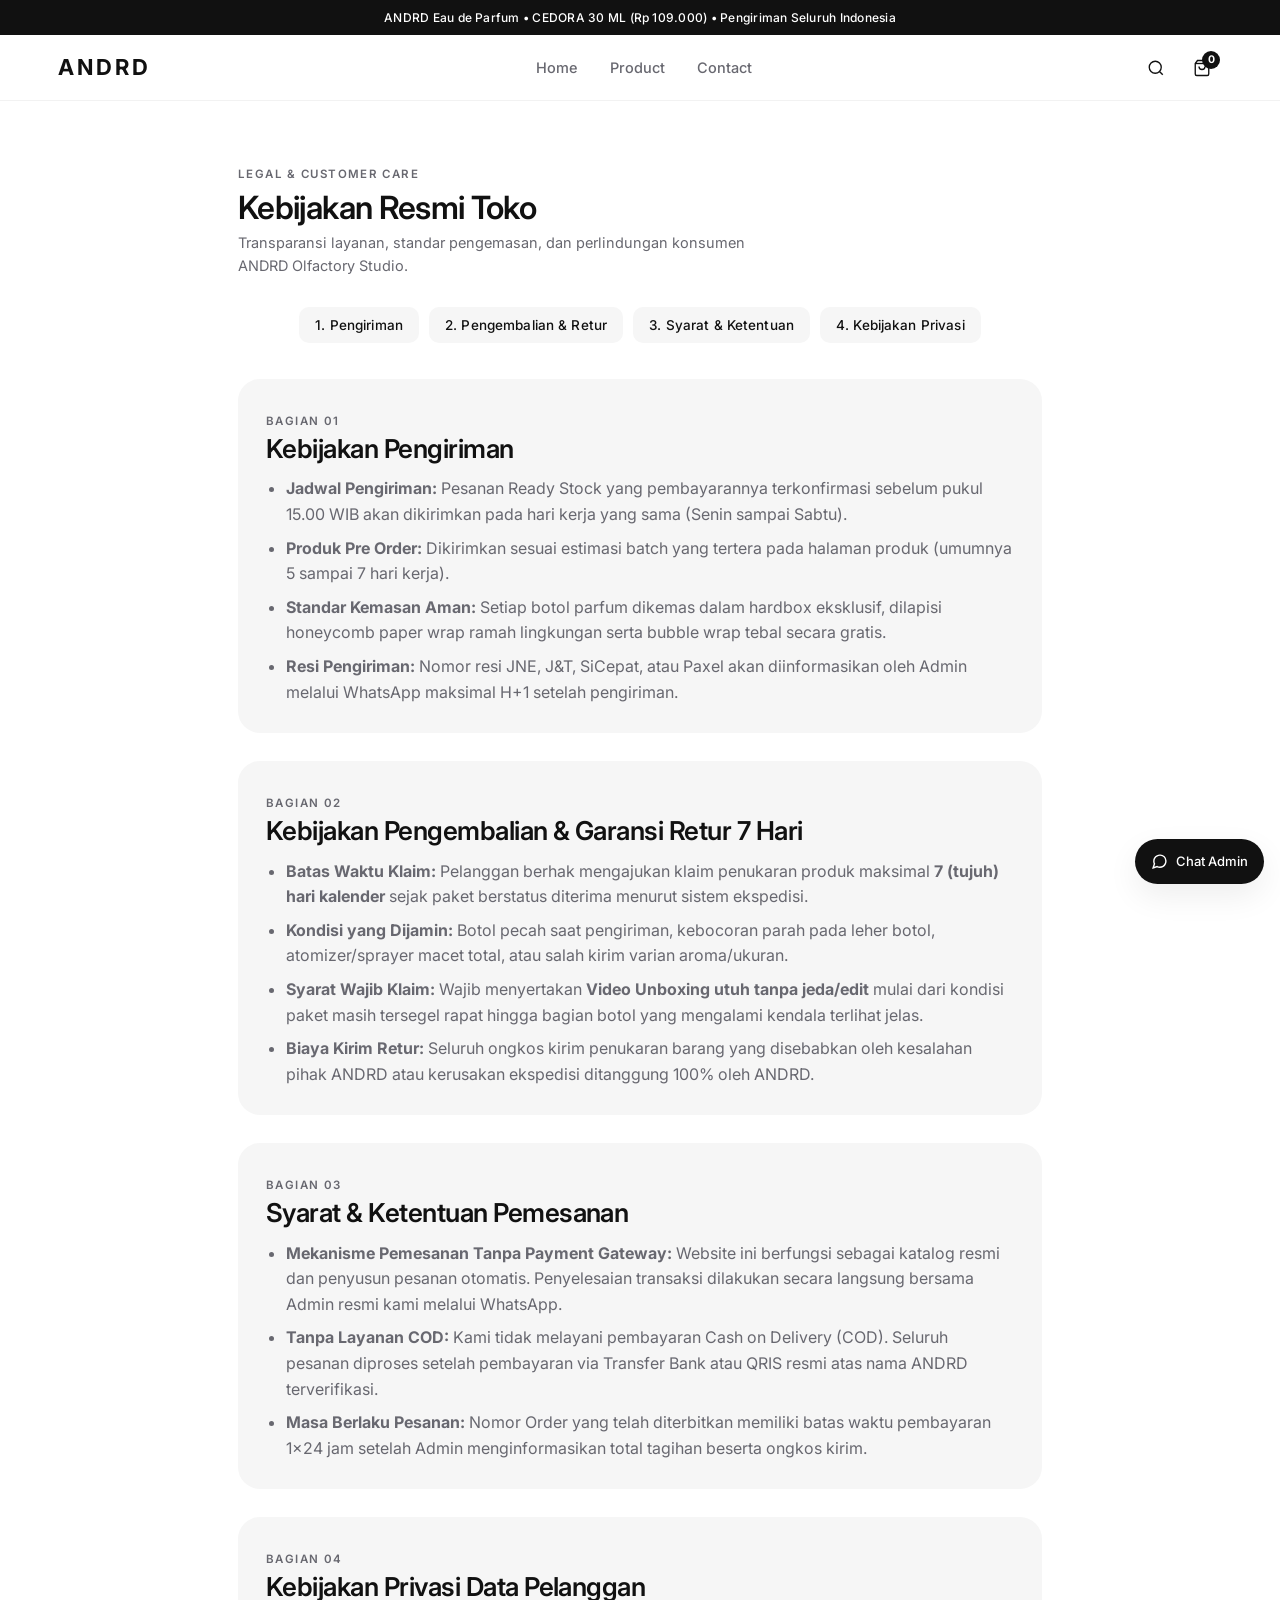
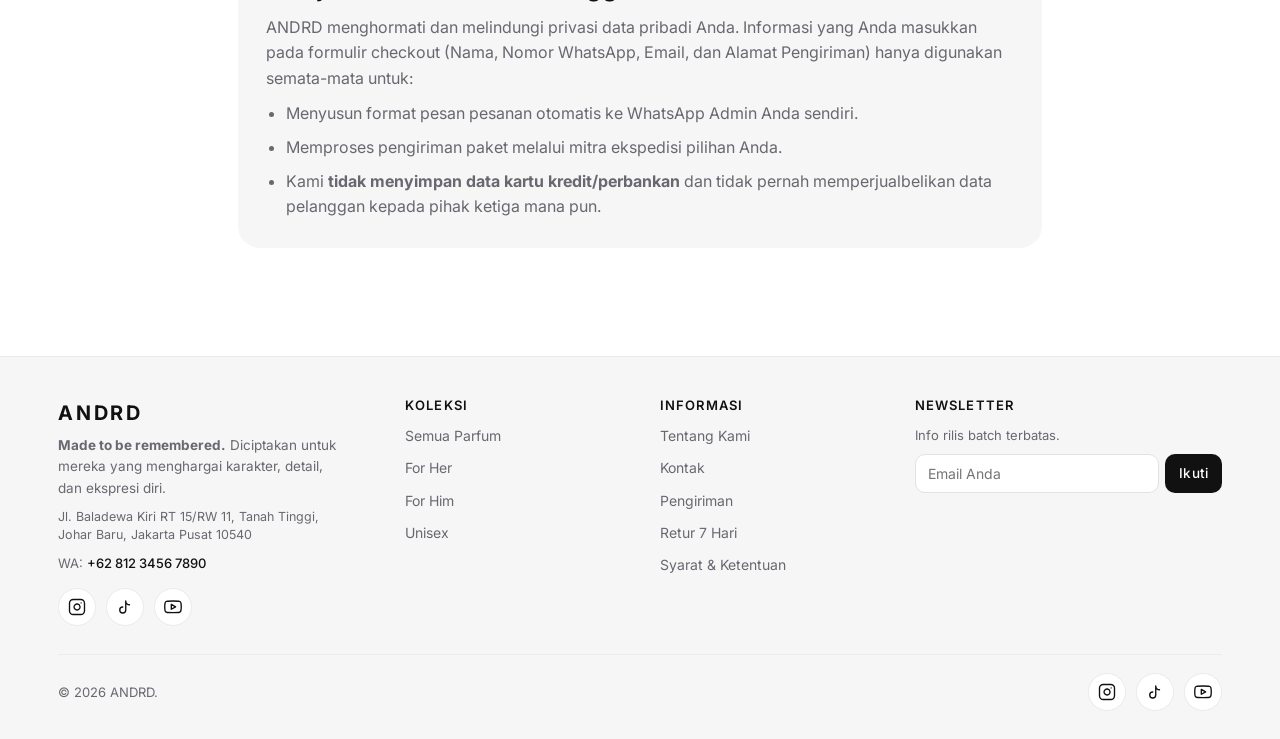
<file: policies.html>
<!DOCTYPE html>
<html lang="id">
<head>
  <meta charset="UTF-8">
  <meta name="viewport" content="width=device-width, initial-scale=1.0">
  <title>Kebijakan Pengiriman &amp; Privasi | ANDRD</title>
  <meta name="description" content="Informasi lengkap mengenai Kebijakan Pengiriman, Garansi Retur 7 Hari, Syarat & Ketentuan Pemesanan, serta Kebijakan Privasi pelanggan ANDRD.">
  <meta name="robots" content="index, follow">

  <link rel="icon" type="image/svg+xml" href="assets/img/favicon.svg">
  <link rel="preconnect" href="https://fonts.googleapis.com">
  <link rel="preconnect" href="https://fonts.gstatic.com" crossorigin>
  <link href="https://fonts.googleapis.com/css2?family=Inter:wght@400;500;600;700&display=swap" rel="stylesheet">
  <link rel="stylesheet" href="style.css">
</head>
<body>

  <div class="announcement-bar" id="announcementBar"></div>
  <header class="site-header" id="siteHeader"></header>

  <main>
    <div class="non-cod-banner js-non-cod-banner"></div>

    <section class="section">
      <div class="container" style="max-width:860px;">
        <div class="section-header">
          <span class="section-eyebrow">Legal &amp; Customer Care</span>
          <h1 class="section-title">Kebijakan Resmi Toko</h1>
          <p class="section-desc">Transparansi layanan, standar pengemasan, dan perlindungan konsumen ANDRD Olfactory Studio.</p>
        </div>

        <!-- Navigasi Cepat Kebijakan -->
        <div style="display:flex;flex-wrap:wrap;gap:10px;justify-content:center;margin-bottom:36px;">
          <a href="#pengiriman" class="btn btn-outline" style="padding:10px 16px;">1. Pengiriman</a>
          <a href="#pengembalian" class="btn btn-outline" style="padding:10px 16px;">2. Pengembalian &amp; Retur</a>
          <a href="#syarat" class="btn btn-outline" style="padding:10px 16px;">3. Syarat &amp; Ketentuan</a>
          <a href="#privasi" class="btn btn-outline" style="padding:10px 16px;">4. Kebijakan Privasi</a>
        </div>

        <div style="display:flex;flex-direction:column;gap:28px;">
          <!-- 1. Kebijakan Pengiriman -->
          <article id="pengiriman" class="checkout-card">
            <span class="section-eyebrow">Bagian 01</span>
            <h2 style="font-size:26px;margin-bottom:12px;">Kebijakan Pengiriman</h2>
            <ul style="list-style:disc;padding-left:20px;color:var(--color-text-muted);display:flex;flex-direction:column;gap:8px;">
              <li><strong>Jadwal Pengiriman:</strong> Pesanan Ready Stock yang pembayarannya terkonfirmasi sebelum pukul 15.00 WIB akan dikirimkan pada hari kerja yang sama (Senin sampai Sabtu).</li>
              <li><strong>Produk Pre Order:</strong> Dikirimkan sesuai estimasi batch yang tertera pada halaman produk (umumnya 5 sampai 7 hari kerja).</li>
              <li><strong>Standar Kemasan Aman:</strong> Setiap botol parfum dikemas dalam hardbox eksklusif, dilapisi honeycomb paper wrap ramah lingkungan serta bubble wrap tebal secara gratis.</li>
              <li><strong>Resi Pengiriman:</strong> Nomor resi JNE, J&amp;T, SiCepat, atau Paxel akan diinformasikan oleh Admin melalui WhatsApp maksimal H+1 setelah pengiriman.</li>
            </ul>
          </article>

          <!-- 2. Kebijakan Pengembalian & Retur -->
          <article id="pengembalian" class="checkout-card">
            <span class="section-eyebrow">Bagian 02</span>
            <h2 style="font-size:26px;margin-bottom:12px;">Kebijakan Pengembalian &amp; Garansi Retur 7 Hari</h2>
            <ul style="list-style:disc;padding-left:20px;color:var(--color-text-muted);display:flex;flex-direction:column;gap:8px;">
              <li><strong>Batas Waktu Klaim:</strong> Pelanggan berhak mengajukan klaim penukaran produk maksimal <strong>7 (tujuh) hari kalender</strong> sejak paket berstatus diterima menurut sistem ekspedisi.</li>
              <li><strong>Kondisi yang Dijamin:</strong> Botol pecah saat pengiriman, kebocoran parah pada leher botol, atomizer/sprayer macet total, atau salah kirim varian aroma/ukuran.</li>
              <li><strong>Syarat Wajib Klaim:</strong> Wajib menyertakan <strong>Video Unboxing utuh tanpa jeda/edit</strong> mulai dari kondisi paket masih tersegel rapat hingga bagian botol yang mengalami kendala terlihat jelas.</li>
              <li><strong>Biaya Kirim Retur:</strong> Seluruh ongkos kirim penukaran barang yang disebabkan oleh kesalahan pihak ANDRD atau kerusakan ekspedisi ditanggung 100% oleh ANDRD.</li>
            </ul>
          </article>

          <!-- 3. Syarat & Ketentuan -->
          <article id="syarat" class="checkout-card">
            <span class="section-eyebrow">Bagian 03</span>
            <h2 style="font-size:26px;margin-bottom:12px;">Syarat &amp; Ketentuan Pemesanan</h2>
            <ul style="list-style:disc;padding-left:20px;color:var(--color-text-muted);display:flex;flex-direction:column;gap:8px;">
              <li><strong>Mekanisme Pemesanan Tanpa Payment Gateway:</strong> Website ini berfungsi sebagai katalog resmi dan penyusun pesanan otomatis. Penyelesaian transaksi dilakukan secara langsung bersama Admin resmi kami melalui WhatsApp.</li>
              <li><strong>Tanpa Layanan COD:</strong> Kami tidak melayani pembayaran Cash on Delivery (COD). Seluruh pesanan diproses setelah pembayaran via Transfer Bank atau QRIS resmi atas nama ANDRD terverifikasi.</li>
              <li><strong>Masa Berlaku Pesanan:</strong> Nomor Order yang telah diterbitkan memiliki batas waktu pembayaran 1x24 jam setelah Admin menginformasikan total tagihan beserta ongkos kirim.</li>
            </ul>
          </article>

          <!-- 4. Kebijakan Privasi -->
          <article id="privasi" class="checkout-card">
            <span class="section-eyebrow">Bagian 04</span>
            <h2 style="font-size:26px;margin-bottom:12px;">Kebijakan Privasi Data Pelanggan</h2>
            <p style="color:var(--color-text-muted);margin-bottom:10px;">
              ANDRD menghormati dan melindungi privasi data pribadi Anda. Informasi yang Anda masukkan pada formulir checkout (Nama, Nomor WhatsApp, Email, dan Alamat Pengiriman) hanya digunakan semata-mata untuk:
            </p>
            <ul style="list-style:disc;padding-left:20px;color:var(--color-text-muted);display:flex;flex-direction:column;gap:8px;">
              <li>Menyusun format pesan pesanan otomatis ke WhatsApp Admin Anda sendiri.</li>
              <li>Memproses pengiriman paket melalui mitra ekspedisi pilihan Anda.</li>
              <li>Kami <strong>tidak menyimpan data kartu kredit/perbankan</strong> dan tidak pernah memperjualbelikan data pelanggan kepada pihak ketiga mana pun.</li>
            </ul>
          </article>
        </div>
      </div>
    </section>
  </main>

  <footer class="site-footer" id="siteFooter"></footer>

  <script src="config.js"></script>
  <script src="products.js"></script>
  <script src="app.js"></script>
</body>
</html>
</file>
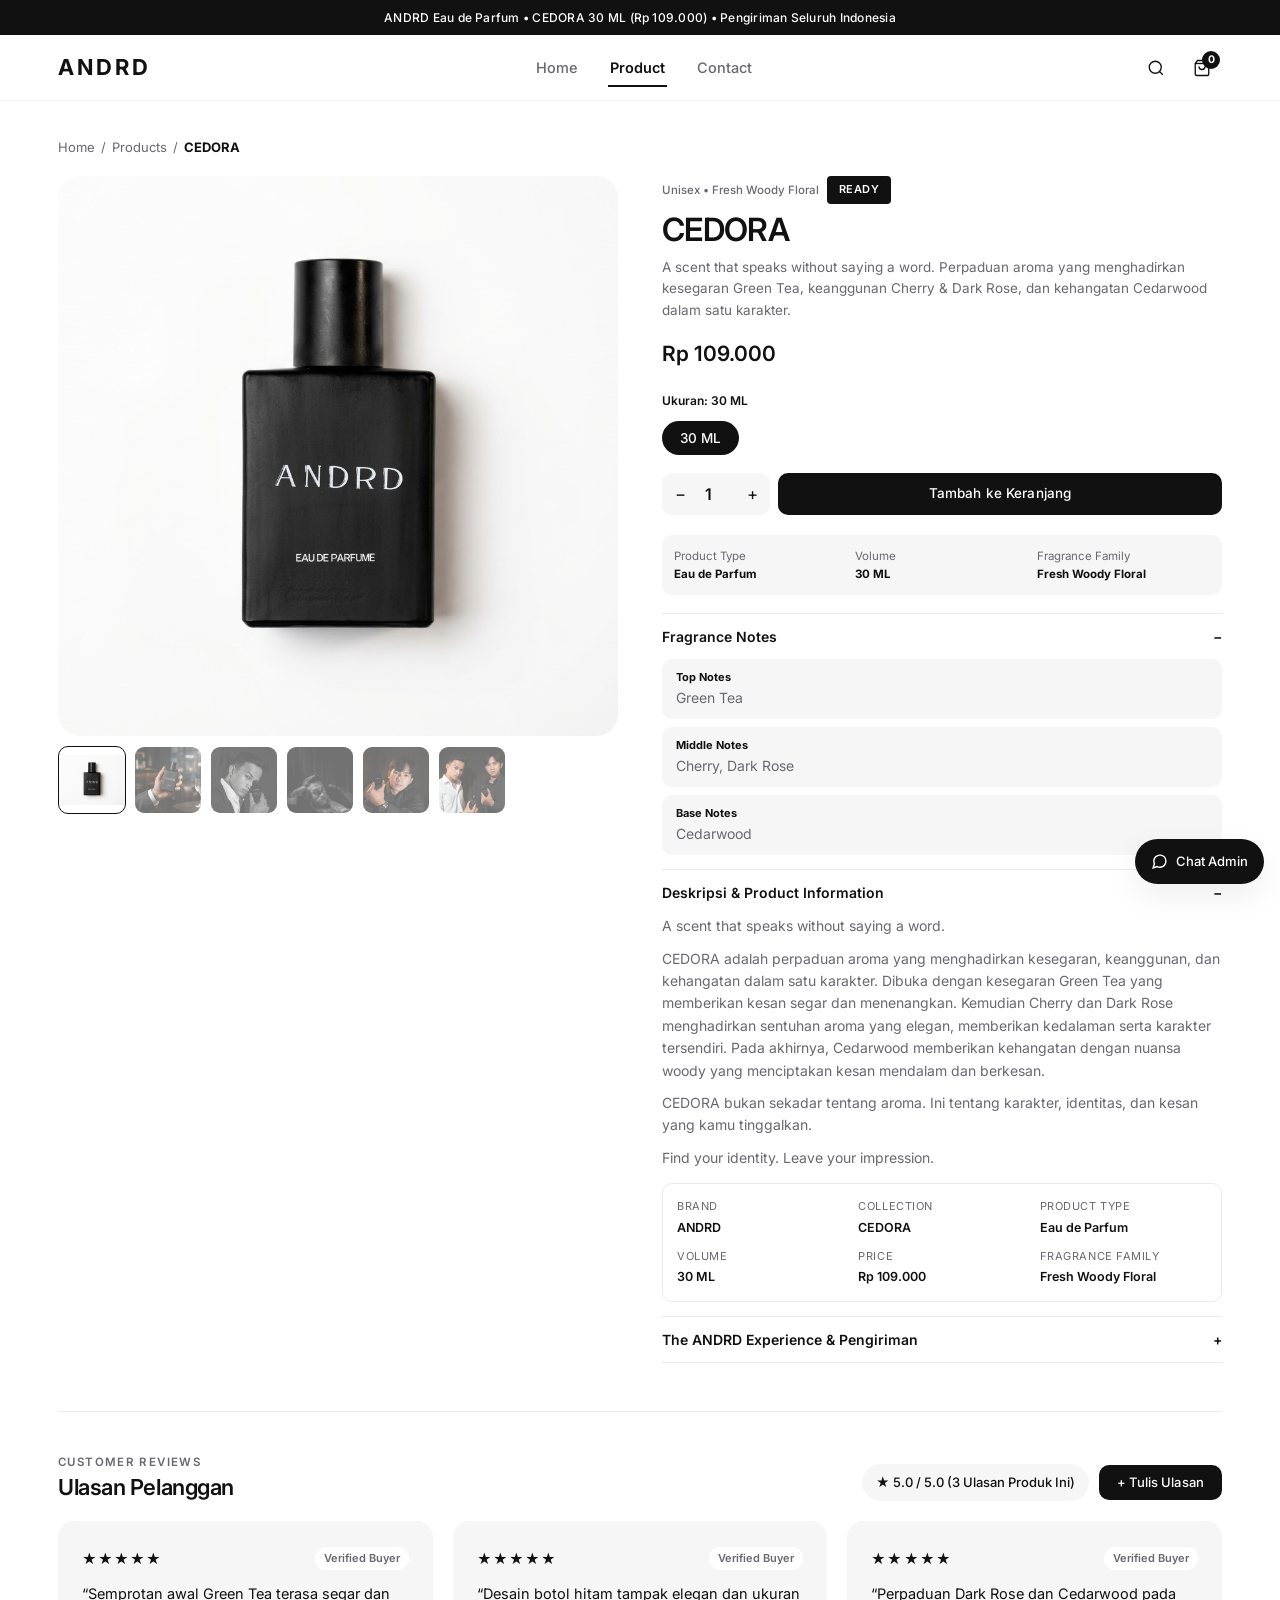
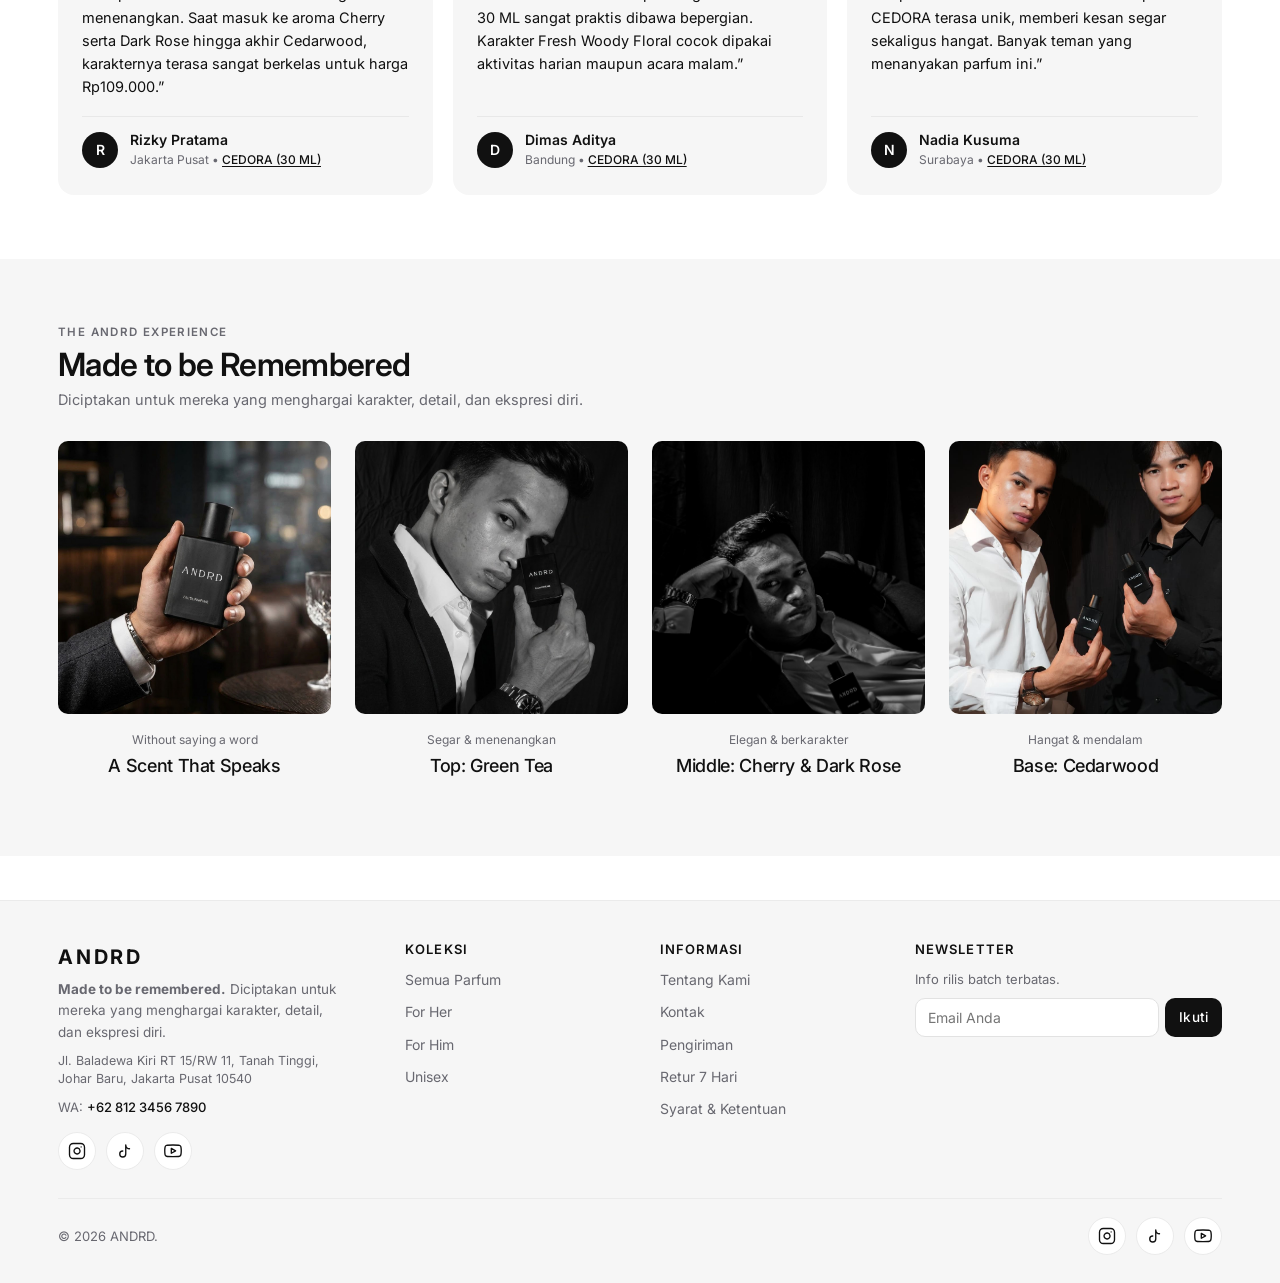
<file: product.html>
<!DOCTYPE html>
<html lang="id">
<head>
  <meta charset="UTF-8">
  <meta name="viewport" content="width=device-width, initial-scale=1.0">
  <title>CEDORA | ANDRD Eau de Parfum (30 ML)</title>
  <meta name="description" content="CEDORA ANDRD Eau de Parfum 30 ML (Rp109.000). Top Notes: Green Tea, Middle Notes: Cherry & Dark Rose, Base Notes: Cedarwood. Fresh Woody Floral.">
  <meta name="robots" content="index, follow">

  <meta property="og:type" content="product">
  <meta property="og:title" content="CEDORA | ANDRD Eau de Parfum">
  <meta property="og:description" content="A scent that speaks without saying a word. Find your identity. Leave your impression.">
  <meta property="og:image" content="assets/img/products/cedora-bottle.jpg">
  <meta name="twitter:card" content="summary_large_image">

  <link rel="icon" type="image/svg+xml" href="assets/img/favicon.svg">
  <link rel="preconnect" href="https://fonts.googleapis.com">
  <link rel="preconnect" href="https://fonts.gstatic.com" crossorigin>
  <link href="https://fonts.googleapis.com/css2?family=Inter:wght@400;500;600;700&display=swap" rel="stylesheet">
  <link rel="stylesheet" href="style.css">
</head>
<body>

  <div class="announcement-bar" id="announcementBar"></div>
  <header class="site-header" id="siteHeader"></header>

  <main>
    <div class="non-cod-banner js-non-cod-banner"></div>

    <section class="section" style="padding-top:36px;">
      <div class="container" id="productDetailContainer">
        <!-- Skeleton saat dimuat -->
        <div class="product-detail-grid">
          <div class="skeleton" style="aspect-ratio:1/1;"></div>
          <div>
            <div class="skeleton" style="height:36px;width:65%;margin-bottom:16px;"></div>
            <div class="skeleton" style="height:24px;width:40%;margin-bottom:24px;"></div>
            <div class="skeleton" style="height:120px;margin-bottom:24px;"></div>
          </div>
        </div>
      </div>
    </section>

    <!-- Produk Terkait / The ANDRD Experience -->
    <section class="section section-alt" id="relatedProductsSection">
      <div class="container">
        <div class="section-header">
          <span class="section-eyebrow" id="relatedSectionEyebrow">The ANDRD Experience</span>
          <h2 class="section-title" id="relatedSectionTitle">Made to be Remembered</h2>
          <p class="section-desc" id="relatedSectionDesc">Diciptakan untuk mereka yang menghargai karakter, detail, dan ekspresi diri.</p>
        </div>

        <div class="product-grid" id="relatedProductsGrid"></div>
      </div>
    </section>
  </main>

  <footer class="site-footer" id="siteFooter"></footer>

  <script src="config.js"></script>
  <script src="products.js"></script>
  <script src="app.js"></script>
</body>
</html>
</file>
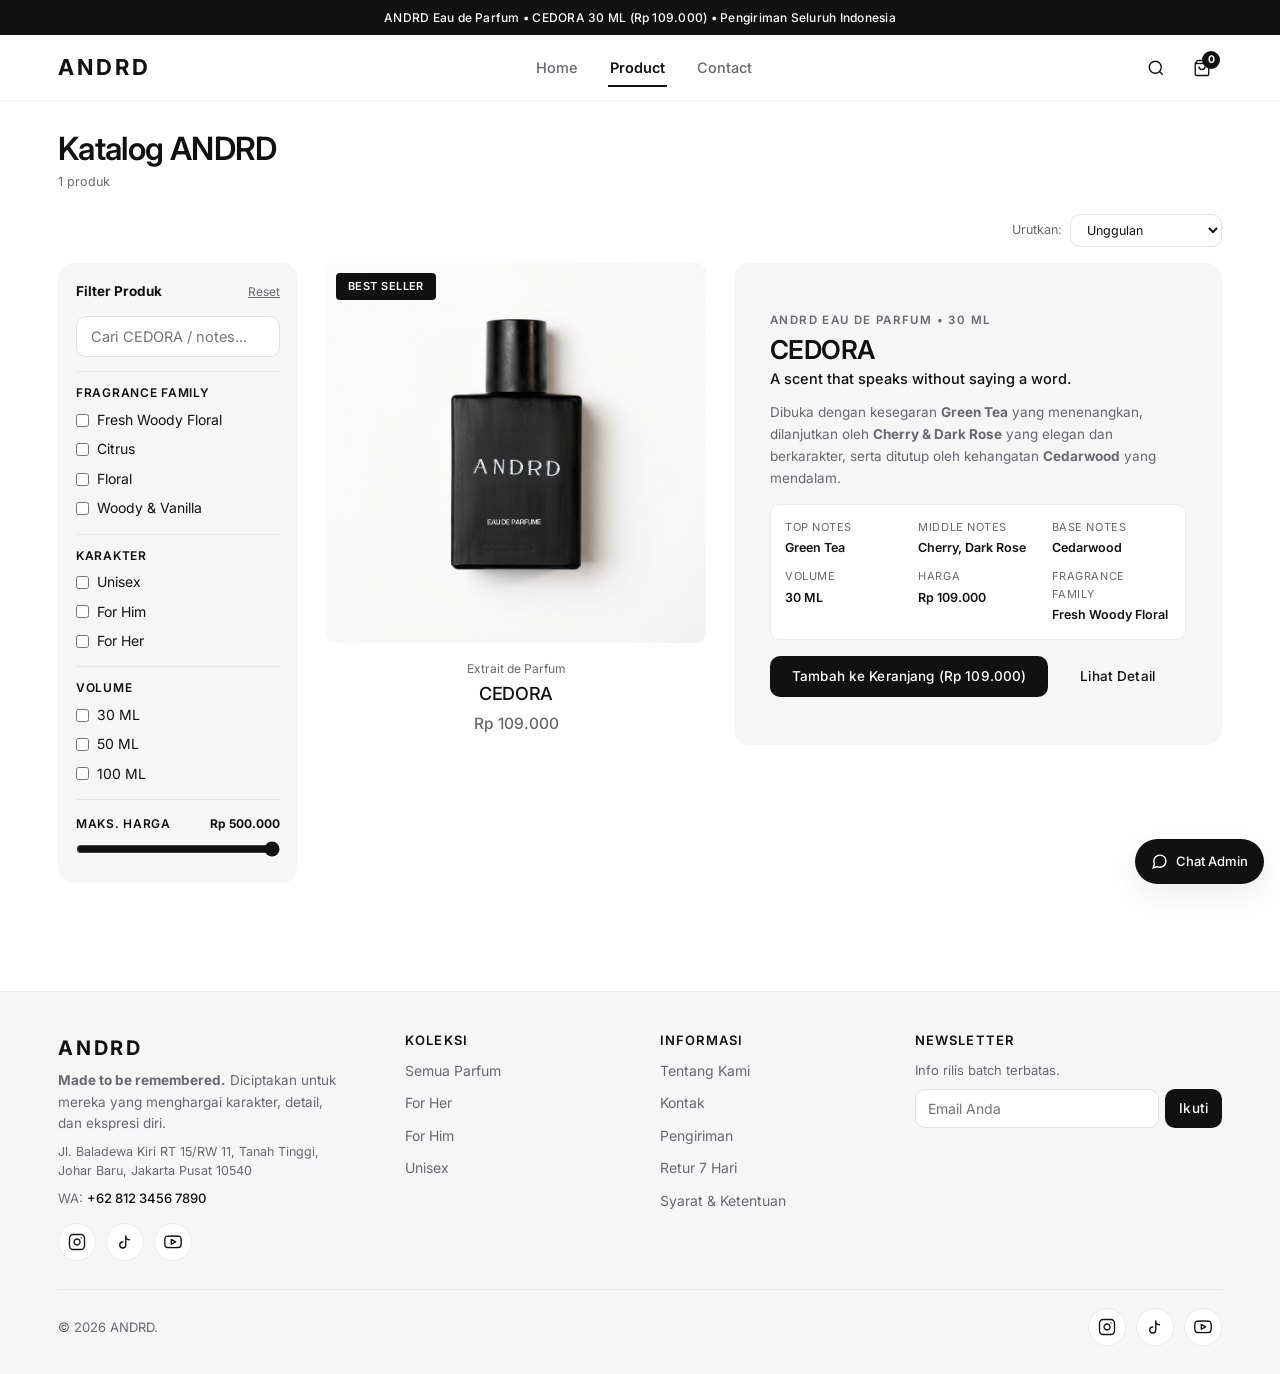
<file: products.html>
<!DOCTYPE html>
<html lang="id">
<head>
  <meta charset="UTF-8">
  <meta name="viewport" content="width=device-width, initial-scale=1.0">
  <title>Katalog Parfum | ANDRD Eau de Parfum</title>
  <meta name="description" content="Jelajahi koleksi resmi ANDRD Eau de Parfum CEDORA (30 ML). Fresh Woody Floral dengan Green Tea, Cherry, Dark Rose & Cedarwood.">
  <meta name="robots" content="index, follow">

  <meta property="og:type" content="website">
  <meta property="og:title" content="Katalog Parfum | ANDRD Eau de Parfum">
  <meta property="og:description" content="ANDRD. Made to be remembered.">
  <meta property="og:image" content="assets/img/products/cedora-bottle.jpg">

  <link rel="icon" type="image/svg+xml" href="assets/img/favicon.svg">
  <link rel="preconnect" href="https://fonts.googleapis.com">
  <link rel="preconnect" href="https://fonts.gstatic.com" crossorigin>
  <link href="https://fonts.googleapis.com/css2?family=Inter:wght@400;500;600;700&display=swap" rel="stylesheet">
  <link rel="stylesheet" href="style.css">
</head>
<body>

  <div class="announcement-bar" id="announcementBar"></div>
  <header class="site-header" id="siteHeader"></header>

  <main>
    <section class="section" style="padding-top:28px;">
      <div class="container">
        <!-- Judul Singkat -->
        <div style="margin-bottom:20px;">
          <h1 class="section-title" id="catalogPageTitle">Katalog ANDRD</h1>
          <span id="catalogCountLabel" style="font-size:12.5px;color:var(--color-text-muted);">Menampilkan 1 produk</span>
        </div>

        <!-- Toolbar Mobile & Desktop: Tombol Filter (Mobile) + Urutkan -->
        <div class="catalog-toolbar">
          <button type="button" class="mobile-filter-btn" id="mobileFilterToggleBtn" aria-expanded="false" aria-controls="catalogFilterPanel">
            <svg width="15" height="15" viewBox="0 0 24 24" fill="none" stroke="currentColor" stroke-width="2">
              <line x1="4" y1="6" x2="20" y2="6"></line>
              <line x1="8" y1="12" x2="16" y2="12"></line>
              <line x1="11" y1="18" x2="13" y2="18"></line>
            </svg>
            <span id="mobileFilterBtnText">Filter</span>
          </button>

          <div style="display:flex;align-items:center;gap:8px;margin-left:auto;">
            <label for="catalogSortSelect" style="font-size:12.5px;color:var(--color-text-muted);white-space:nowrap;">Urutkan:</label>
            <select id="catalogSortSelect" class="select-control" style="width:auto;padding:7px 12px;font-size:12.5px;">
              <option value="featured">Unggulan</option>
              <option value="price-asc">Harga Terendah</option>
              <option value="price-desc">Harga Tertinggi</option>
              <option value="name-asc">Nama A sampai Z</option>
            </select>
          </div>
        </div>

        <div class="catalog-layout">
          <!-- Panel Filter (Di Mobile tersembunyi default, buka lewat tombol Filter) -->
          <aside class="filter-panel" id="catalogFilterPanel" aria-label="Filter Produk">
            <div style="display:flex;justify-content:space-between;align-items:center;margin-bottom:14px;">
              <strong style="font-size:13.5px;">Filter Produk</strong>
              <button type="button" id="resetFiltersBtn" style="font-size:12px;color:var(--color-text-muted);text-decoration:underline;">Reset</button>
            </div>

            <!-- Cari Kata Kunci -->
            <div class="filter-group">
              <input type="search" id="catalogSearchInput" class="form-control" placeholder="Cari CEDORA / notes...">
            </div>

            <!-- Filter Kategori Aroma -->
            <div class="filter-group">
              <h3 class="filter-title">Fragrance Family</h3>
              <div class="filter-options">
                <label class="filter-checkbox"><input type="checkbox" name="filterScent" value="Fresh Woody Floral"> Fresh Woody Floral</label>
                <label class="filter-checkbox"><input type="checkbox" name="filterScent" value="Citrus"> Citrus</label>
                <label class="filter-checkbox"><input type="checkbox" name="filterScent" value="Floral"> Floral</label>
                <label class="filter-checkbox"><input type="checkbox" name="filterScent" value="Woody & Vanilla"> Woody &amp; Vanilla</label>
              </div>
            </div>

            <!-- Filter Gender -->
            <div class="filter-group">
              <h3 class="filter-title">Karakter</h3>
              <div class="filter-options">
                <label class="filter-checkbox"><input type="checkbox" name="filterGender" value="Unisex"> Unisex</label>
                <label class="filter-checkbox"><input type="checkbox" name="filterGender" value="For Him"> For Him</label>
                <label class="filter-checkbox"><input type="checkbox" name="filterGender" value="For Her"> For Her</label>
              </div>
            </div>

            <!-- Filter Ukuran -->
            <div class="filter-group">
              <h3 class="filter-title">Volume</h3>
              <div class="filter-options">
                <label class="filter-checkbox"><input type="checkbox" name="filterSize" value="30 ML"> 30 ML</label>
                <label class="filter-checkbox"><input type="checkbox" name="filterSize" value="50ml"> 50 ML</label>
                <label class="filter-checkbox"><input type="checkbox" name="filterSize" value="100ml"> 100 ML</label>
              </div>
            </div>

            <!-- Filter Rentang Harga -->
            <div class="filter-group">
              <div style="display:flex;justify-content:space-between;align-items:center;margin-bottom:6px;">
                <label for="catalogPriceRange" class="filter-title" style="margin-bottom:0;">Maks. Harga</label>
                <strong id="catalogPriceLabel" style="font-size:12px;">Rp 500.000</strong>
              </div>
              <input type="range" id="catalogPriceRange" min="50000" max="500000" step="10000" value="500000" style="width:100%;accent-color:var(--color-primary);">
            </div>
          </aside>

          <!-- Daftar Produk -->
          <div>
            <div class="product-grid" id="catalogProductsGrid"></div>
          </div>
        </div>
      </div>
    </section>
  </main>

  <footer class="site-footer" id="siteFooter"></footer>

  <script src="config.js"></script>
  <script src="products.js"></script>
  <script src="app.js"></script>
</body>
</html>
</file>
<file: style.css>
/**
 * ============================================================================
 * STYLESHEET UTAMA "ANDRD" — SMOOTH NATIVE SCROLL, CLEAR ZOOMED TYPOGRAPHY
 * ============================================================================
 */

:root {
  /* Palet Warna Hitam Putih Bersih */
  --color-primary: #111111;
  --color-primary-hover: #2B2B2B;
  --color-accent: #111111;
  --color-accent-light: #F4F4F4;
  --color-bg: #FFFFFF;
  --color-bg-alt: #F6F6F6;
  --color-surface: #FFFFFF;
  --color-text: #111111;
  --color-text-muted: #686870;
  --color-border: #EBEBEB;

  /* Warna Status */
  --color-success: #111111;
  --color-warning: #52525B;
  --color-danger: #E11D48;
  --color-whatsapp: #111111;
  --color-whatsapp-hover: #2B2B2B;

  /* Tipografi Modern Sans-Serif */
  --font-heading: 'Inter', -apple-system, BlinkMacSystemFont, sans-serif;
  --font-body: 'Inter', -apple-system, BlinkMacSystemFont, sans-serif;

  /* Ukuran & Sudut Melengkung (Rounded) */
  --container-max: 1220px;
  --header-height: 66px;
  --radius-sm: 10px;
  --radius-md: 16px;
  --radius-lg: 22px;
  --radius-pill: 999px;
  --shadow-sm: 0 2px 12px rgba(0, 0, 0, 0.03);
  --shadow-md: 0 12px 32px rgba(0, 0, 0, 0.07);
  --shadow-lg: 0 20px 48px rgba(0, 0, 0, 0.14);

  --ease-smooth: cubic-bezier(0.16, 1, 0.3, 1);
  --transition: 0.28s ease;
  --transition-fast: 0.18s ease;
}

/* ==========================================================================
   RESET & NATIVE FREE SCROLL (ANTI STUCK / ANTI KAKU)
   ========================================================================== */
*, *::before, *::after {
  box-sizing: border-box;
  margin: 0;
  padding: 0;
}

html {
  -webkit-text-size-adjust: 100%;
  width: 100%;
  /* Jangan pasang overflow-x:hidden di html agar scroll roda mouse & sentuhan HP tidak terhambat */
}

body {
  font-family: var(--font-body);
  background-color: var(--color-bg);
  color: var(--color-text);
  line-height: 1.6;
  font-size: 15.5px;
  width: 100%;
  overflow-x: clip;
  -webkit-font-smoothing: antialiased;
  -webkit-tap-highlight-color: transparent;
}

@media (min-width: 768px) {
  body {
    font-size: 16px;
  }
}

main {
  width: 100%;
}

img, svg {
  max-width: 100%;
  height: auto;
  display: block;
}

a {
  color: inherit;
  text-decoration: none;
  transition: color var(--transition-fast), opacity var(--transition-fast);
}

button, input, select, textarea {
  font-family: inherit;
  font-size: inherit;
  color: inherit;
  max-width: 100%;
}

button {
  cursor: pointer;
  border: none;
  background: none;
}

ul {
  list-style: none;
}

:focus-visible {
  outline: 1.5px solid #111111;
  outline-offset: 2px;
}

.container {
  width: 100%;
  max-width: var(--container-max);
  margin: 0 auto;
  padding: 0 16px;
}

@media (min-width: 768px) {
  .container {
    padding: 0 28px;
  }
}

/* ==========================================================================
   TYPOGRAPHY & SECTION HEADERS (LARGER & CLEARER)
   ========================================================================== */
h1, h2, h3, h4, .serif {
  font-family: var(--font-heading);
  font-weight: 600;
  line-height: 1.22;
  letter-spacing: -0.02em;
}

.section {
  padding: 40px 0;
  width: 100%;
}

@media (min-width: 768px) {
  .section {
    padding: 64px 0;
  }
}

.section-alt {
  background-color: var(--color-bg-alt);
}

.section-header {
  text-align: left;
  margin-bottom: 22px;
  display: flex;
  flex-direction: column;
  gap: 4px;
}

@media (min-width: 768px) {
  .section-header {
    margin-bottom: 30px;
  }
}

.section-eyebrow {
  display: inline-block;
  font-size: 11.5px;
  font-weight: 600;
  text-transform: uppercase;
  letter-spacing: 0.12em;
  color: var(--color-text-muted);
}

.section-title {
  font-size: clamp(23px, 3.6vw, 32px);
  font-weight: 600;
  color: var(--color-primary);
}

.section-desc {
  color: var(--color-text-muted);
  font-size: 14.5px;
  max-width: 560px;
}

/* ==========================================================================
   BUTTONS
   ========================================================================== */
.btn {
  display: inline-flex;
  align-items: center;
  justify-content: center;
  gap: 8px;
  padding: 12px 22px;
  font-size: 13.5px;
  font-weight: 500;
  letter-spacing: 0.01em;
  border-radius: var(--radius-sm);
  transition: background-color var(--transition-fast), color var(--transition-fast);
  text-align: center;
  line-height: 1.2;
}

.btn-primary {
  background-color: var(--color-primary);
  color: #FFFFFF;
}

.btn-primary:hover:not(:disabled) {
  background-color: var(--color-primary-hover);
}

.btn-outline {
  background-color: var(--color-bg-alt);
  color: var(--color-primary);
}

.btn-outline:hover:not(:disabled) {
  background-color: #E8E8E8;
}

.btn-whatsapp {
  background-color: var(--color-primary);
  color: #FFFFFF;
}

.btn-whatsapp:hover:not(:disabled) {
  background-color: var(--color-primary-hover);
}

.btn-restock {
  background-color: var(--color-bg-alt);
  color: var(--color-primary);
}

.btn-restock:hover {
  background-color: #EAEAEA;
}

.btn-block {
  width: 100%;
}

.btn:disabled {
  opacity: 0.4;
  cursor: not-allowed;
}

/* ==========================================================================
   1. ANNOUNCEMENT BAR & HIDE TOP PAYMENT BANNER
   ========================================================================== */
.announcement-bar {
  background-color: var(--color-primary);
  color: #FFFFFF;
  font-size: 12px;
  letter-spacing: 0.02em;
  text-align: center;
  padding: 8px 14px;
  font-weight: 500;
  white-space: nowrap;
  overflow: hidden;
  text-overflow: ellipsis;
}

.non-cod-banner {
  display: none !important;
}

/* ==========================================================================
   2. STICKY HEADER & NAVIGATION (DESKTOP UNDERLINE, MOBILE PILL HIGHLIGHT)
   ========================================================================== */
.site-header {
  position: sticky;
  top: 0;
  z-index: 900;
  background-color: rgba(255, 255, 255, 0.95);
  backdrop-filter: blur(12px);
  -webkit-backdrop-filter: blur(12px);
  border-bottom: 1px solid rgba(0, 0, 0, 0.05);
  height: var(--header-height);
  width: 100%;
}

.header-inner {
  display: flex;
  align-items: center;
  justify-content: space-between;
  height: 100%;
}

.mobile-menu-btn {
  display: inline-flex;
  align-items: center;
  justify-content: center;
  width: 40px;
  height: 40px;
  border-radius: var(--radius-sm);
  color: var(--color-primary);
}

@media (min-width: 900px) {
  .mobile-menu-btn {
    display: none;
  }
}

.brand-logo {
  font-family: var(--font-heading);
  font-size: 22px;
  font-weight: 700;
  letter-spacing: 0.14em;
  color: var(--color-primary);
  text-transform: uppercase;
}

.main-nav {
  display: none;
}

@media (min-width: 900px) {
  .main-nav {
    display: flex;
    align-items: center;
    gap: 28px;
  }
}

/* Desktop Navigation: Underline Only */
.nav-link {
  position: relative;
  font-size: 14.5px;
  font-weight: 500;
  color: var(--color-text-muted);
  padding: 8px 2px;
  background: transparent !important;
  border-radius: 0;
  transition: color var(--transition-fast);
}

.nav-link::after {
  content: "";
  position: absolute;
  left: 0;
  bottom: 0;
  width: 0;
  height: 2px;
  background-color: var(--color-primary);
  transition: width 0.22s ease;
}

.nav-link:hover,
.nav-link.active {
  color: var(--color-primary);
  font-weight: 600;
}

.nav-link:hover::after,
.nav-link.active::after {
  width: 100%;
}

.header-actions {
  display: flex;
  align-items: center;
  gap: 6px;
}

.icon-btn {
  position: relative;
  display: inline-flex;
  align-items: center;
  justify-content: center;
  width: 40px;
  height: 40px;
  border-radius: var(--radius-pill);
  color: var(--color-primary);
}

.icon-btn:hover {
  background-color: var(--color-bg-alt);
}

.cart-badge {
  position: absolute;
  top: 3px;
  right: 2px;
  min-width: 18px;
  height: 18px;
  padding: 0 5px;
  border-radius: var(--radius-pill);
  background-color: var(--color-primary);
  color: #FFFFFF;
  font-size: 10.5px;
  font-weight: 700;
  display: flex;
  align-items: center;
  justify-content: center;
}

/* Mobile Navigation Drawer */
.mobile-nav-drawer {
  position: fixed;
  inset: 0;
  z-index: 1100;
  visibility: hidden;
  pointer-events: none;
}

.mobile-nav-drawer.open {
  visibility: visible;
  pointer-events: auto;
}

.drawer-backdrop {
  position: absolute;
  inset: 0;
  background: rgba(0, 0, 0, 0.38);
  opacity: 0;
  transition: opacity 0.25s ease;
}

.mobile-nav-drawer.open .drawer-backdrop,
.cart-drawer.open .drawer-backdrop {
  opacity: 1;
}

.mobile-nav-panel {
  position: absolute;
  top: 0;
  left: 0;
  width: min(82vw, 300px);
  height: 100%;
  background-color: #FFFFFF;
  padding: 22px 18px;
  display: flex;
  flex-direction: column;
  transform: translateX(-102%);
  transition: transform 0.28s ease;
  border-radius: 0 var(--radius-lg) var(--radius-lg) 0;
  box-shadow: var(--shadow-lg);
}

.mobile-nav-drawer.open .mobile-nav-panel {
  transform: translateX(0);
}

.nav-hidden {
  display: none !important;
}

.mobile-nav-links {
  margin-top: 20px;
  display: flex;
  flex-direction: column;
  gap: 6px;
}

.mobile-nav-links a {
  display: flex;
  align-items: center;
  justify-content: space-between;
  font-size: 15.5px;
  font-weight: 500;
  color: var(--color-text-muted);
  padding: 12px 14px;
  border-radius: var(--radius-sm);
}

.mobile-nav-links a:hover,
.mobile-nav-links a:active {
  background-color: var(--color-bg-alt);
  color: var(--color-primary);
}

.mobile-nav-links a.active {
  background-color: var(--color-primary);
  color: #FFFFFF;
  font-weight: 600;
}

.mobile-nav-links a.active::after {
  content: "•";
  font-size: 18px;
  line-height: 1;
}

.mobile-nav-footer {
  margin-top: auto;
  padding-top: 18px;
  border-top: 1px solid var(--color-border);
}

.social-icon-group {
  display: flex;
  align-items: center;
  gap: 10px;
}

.social-icon-btn {
  display: inline-flex;
  align-items: center;
  justify-content: center;
  width: 38px;
  height: 38px;
  border-radius: var(--radius-pill);
  background-color: #FFFFFF;
  border: 1px solid var(--color-border);
  color: var(--color-primary);
  transition: background-color 0.2s ease, color 0.2s ease, border-color 0.2s ease;
}

.mobile-social-icons .social-icon-btn {
  background-color: var(--color-bg-alt);
}

.social-icon-btn:hover,
.social-icon-btn:active {
  background-color: var(--color-primary);
  color: #FFFFFF;
  border-color: var(--color-primary);
}

/* ==========================================================================
   LIVE SEARCH BAR
   ========================================================================== */
.search-overlay {
  position: fixed;
  top: var(--header-height);
  left: 0;
  right: 0;
  z-index: 890;
  background-color: #FFFFFF;
  box-shadow: var(--shadow-md);
  padding: 16px 0 20px;
  display: none;
  border-radius: 0 0 var(--radius-lg) var(--radius-lg);
}

.search-overlay.open {
  display: block;
}

.search-input-wrap {
  display: flex;
  align-items: center;
  gap: 10px;
  background-color: var(--color-bg-alt);
  padding: 11px 14px;
  border-radius: var(--radius-sm);
}

.search-input-wrap input {
  width: 100%;
  border: none;
  background: none;
  font-size: 15px;
  outline: none;
}

.live-search-results {
  margin-top: 12px;
  max-height: 320px;
  overflow-y: auto;
  display: grid;
  grid-template-columns: minmax(0, 1fr);
  gap: 8px;
}

@media (min-width: 768px) {
  .live-search-results {
    grid-template-columns: repeat(2, minmax(0, 1fr));
  }
}

.search-result-item {
  display: flex;
  align-items: center;
  gap: 12px;
  padding: 10px;
  border-radius: var(--radius-sm);
  background-color: var(--color-bg-alt);
  min-width: 0;
}

.search-result-item img {
  width: 50px;
  height: 50px;
  flex-shrink: 0;
  object-fit: cover;
  border-radius: 8px;
}

/* ==========================================================================
   3. HERO BANNER SLIDER
   ========================================================================== */
.hero-slider {
  position: relative;
  width: 100%;
  max-width: var(--container-max);
  margin: 0 auto;
  padding: 12px 16px 0;
}

@media (min-width: 768px) {
  .hero-slider {
    padding: 20px 28px 0;
  }
}

.hero-viewport {
  width: 100%;
  overflow: hidden;
  border-radius: var(--radius-lg);
  background-color: var(--color-bg-alt);
  position: relative;
}

.hero-track {
  display: flex;
  width: 100%;
  transition: transform 0.45s ease;
}

.hero-slide {
  flex: 0 0 100%;
  width: 100%;
  max-width: 100%;
  display: grid;
  grid-template-columns: minmax(0, 1fr);
  align-items: center;
  background-color: var(--color-bg-alt) !important;
}

@media (min-width: 900px) {
  .hero-slide {
    grid-template-columns: 1.1fr 0.9fr;
    min-height: 440px;
  }
}

.hero-content {
  padding: 28px 20px 14px;
  width: 100%;
  max-width: 540px;
}

@media (min-width: 900px) {
  .hero-content {
    padding: 48px 40px 48px 56px;
  }
}

.hero-eyebrow {
  display: inline-block;
  font-size: 11.5px;
  letter-spacing: 0.12em;
  text-transform: uppercase;
  color: var(--color-text-muted);
  font-weight: 600;
  margin-bottom: 8px;
}

.hero-title {
  font-size: clamp(26px, 5.5vw, 42px);
  font-weight: 600;
  margin-bottom: 10px;
  color: var(--color-primary);
  letter-spacing: -0.025em;
}

.hero-desc {
  color: var(--color-text-muted);
  font-size: 15px;
  margin-bottom: 20px;
  max-width: 440px;
}

.hero-actions {
  display: flex;
  flex-wrap: wrap;
  gap: 10px;
}

.hero-visual {
  position: relative;
  width: 100%;
  display: flex;
  align-items: center;
  justify-content: center;
  padding: 10px 20px 38px;
}

@media (min-width: 900px) {
  .hero-visual {
    height: 100%;
    min-height: 400px;
    padding: 24px;
  }
}

.hero-visual img {
  width: min(74vw, 250px);
  height: auto;
  aspect-ratio: 1 / 1;
  object-fit: cover;
  border-radius: var(--radius-md);
}

@media (min-width: 900px) {
  .hero-visual img {
    width: min(100%, 340px);
  }
}

.hero-dots {
  position: absolute;
  bottom: 14px;
  left: 50%;
  transform: translateX(-50%);
  display: flex;
  gap: 6px;
  z-index: 10;
}

.hero-dot {
  width: 7px;
  height: 7px;
  border-radius: var(--radius-pill);
  background-color: rgba(0, 0, 0, 0.22);
  transition: width 0.2s ease, background-color 0.2s ease;
}

.hero-dot.active {
  width: 22px;
  background-color: var(--color-primary);
}

/* ==========================================================================
   4. PRODUCT GRID & PRODUCT CARD (LARGER TEXT, NO JANKY ANIMATIONS)
   ========================================================================== */
.product-grid {
  display: grid;
  grid-template-columns: repeat(2, minmax(0, 1fr));
  gap: 14px;
  width: 100%;
}

@media (min-width: 768px) {
  .product-grid {
    grid-template-columns: repeat(3, minmax(0, 1fr));
    gap: 22px;
  }
}

@media (min-width: 1024px) {
  .product-grid {
    grid-template-columns: repeat(4, minmax(0, 1fr));
    gap: 24px;
  }
}

.product-grid.featured-single-spotlight {
  grid-template-columns: minmax(0, 1fr);
  gap: 20px;
  align-items: stretch;
}

@media (min-width: 768px) {
  .product-grid.featured-single-spotlight {
    grid-template-columns: minmax(260px, 380px) minmax(0, 1fr);
    gap: 28px;
  }
}

.cedora-brief-card {
  background-color: var(--color-bg-alt);
  border-radius: var(--radius-md);
  padding: 22px 20px;
  display: flex;
  flex-direction: column;
  justify-content: center;
}

@media (min-width: 768px) {
  .cedora-brief-card {
    padding: 32px 36px;
  }
}

.cedora-info-grid {
  display: grid;
  grid-template-columns: repeat(2, minmax(0, 1fr));
  gap: 10px 14px;
  padding: 14px;
  background-color: #FFFFFF;
  border-radius: var(--radius-sm);
  border: 1px solid var(--color-border);
  font-size: 12.5px;
}

@media (min-width: 640px) {
  .cedora-info-grid {
    grid-template-columns: repeat(3, minmax(0, 1fr));
  }
}

.cedora-info-grid span {
  display: block;
  font-size: 11px;
  color: var(--color-text-muted);
  text-transform: uppercase;
  letter-spacing: 0.05em;
  margin-bottom: 2px;
}

.cedora-info-grid strong {
  color: var(--color-primary);
  font-weight: 600;
}

.product-card {
  background-color: transparent;
  border: none;
  border-radius: var(--radius-md);
  display: flex;
  flex-direction: column;
  min-width: 0;
  width: 100%;
}

.product-media {
  position: relative;
  width: 100%;
  aspect-ratio: 1 / 1;
  background-color: var(--color-bg-alt);
  border-radius: var(--radius-sm);
  overflow: hidden;
  margin-bottom: 14px;
}

.product-media-link {
  display: block;
  position: absolute;
  inset: 0;
  width: 100%;
  height: 100%;
}

.product-img-primary,
.product-img-secondary {
  position: absolute;
  inset: 0;
  width: 100%;
  height: 100%;
  object-fit: cover;
  transition: opacity 0.22s ease;
}

.product-img-secondary {
  opacity: 0;
}

/* Saat produk di-hover / diusap (is-active): langsung tampilkan foto kedua & munculkan tombol Add to cart di atas gambar */
.product-card:hover .product-img-primary,
.product-card:focus-within .product-img-primary,
.product-card.is-active .product-img-primary {
  opacity: 0;
}

.product-card:hover .product-img-secondary,
.product-card:focus-within .product-img-secondary,
.product-card.is-active .product-img-secondary {
  opacity: 1;
}

.product-cart-overlay-btn {
  position: absolute;
  left: 0;
  right: 0;
  bottom: 0;
  z-index: 4;
  width: 100%;
  min-height: 48px;
  padding: 12px 14px;
  display: flex;
  align-items: center;
  justify-content: center;
  gap: 10px;
  background-color: rgba(20, 20, 20, 0.94);
  color: #FFFFFF;
  font-family: var(--font-heading);
  font-size: 14.5px;
  font-weight: 500;
  letter-spacing: 0.01em;
  border: none;
  border-radius: 0;
  opacity: 0;
  transform: translateY(100%);
  pointer-events: none;
  transition: opacity 0.22s ease, transform 0.22s ease, background-color 0.18s ease, color 0.18s ease;
}

@media (min-width: 768px) {
  .product-cart-overlay-btn {
    min-height: 54px;
    font-size: 15.5px;
  }
}

.product-card:hover .product-cart-overlay-btn,
.product-card:focus-within .product-cart-overlay-btn,
.product-card.is-active .product-cart-overlay-btn {
  opacity: 1;
  transform: translateY(0);
  pointer-events: auto;
}

/* Saat tombol cart di-select / di-hover / ditekan: tombol berubah putih dan teks + icon menjadi hitam */
.product-cart-overlay-btn:hover,
.product-cart-overlay-btn:active,
.product-cart-overlay-btn:focus-visible,
.product-cart-overlay-btn.is-selected {
  background-color: #FFFFFF !important;
  color: #111111 !important;
}

.product-cart-overlay-btn .cart-overlay-icon {
  flex-shrink: 0;
  stroke: currentColor;
}

.product-badges {
  position: absolute;
  top: 10px;
  left: 10px;
  z-index: 3;
  display: flex;
  flex-direction: column;
  gap: 4px;
}

.badge {
  display: inline-block;
  padding: 5px 12px;
  font-size: 11px;
  font-weight: 600;
  letter-spacing: 0.04em;
  text-transform: uppercase;
  border-radius: 4px;
}

.badge-bestseller {
  background-color: var(--color-primary);
  color: #FFFFFF;
}

.badge-new {
  background-color: #FFFFFF;
  color: var(--color-primary);
}

.badge-sale {
  background-color: var(--color-primary);
  color: #FFFFFF;
}

.badge-preorder {
  background-color: #7A7A7A;
  color: #FFFFFF;
}

.badge-soldout {
  background-color: #E4E4E7;
  color: #52525B;
}

.product-body {
  padding: 2px 4px 8px;
  display: flex;
  flex-direction: column;
  align-items: center;
  text-align: center;
  flex-grow: 1;
  min-width: 0;
}

.product-meta {
  font-size: 12px;
  color: var(--color-text-muted);
  margin-bottom: 4px;
  white-space: nowrap;
  overflow: hidden;
  text-overflow: ellipsis;
  max-width: 100%;
}

.product-title {
  font-family: var(--font-heading);
  font-size: 16px;
  font-weight: 500;
  line-height: 1.35;
  margin-bottom: 6px;
  color: var(--color-primary);
  display: -webkit-box;
  -webkit-line-clamp: 2;
  -webkit-box-orient: vertical;
  overflow: hidden;
  max-width: 100%;
}

@media (min-width: 768px) {
  .product-title {
    font-size: 18px;
  }
}

.product-price-wrap {
  margin-top: auto;
  display: flex;
  align-items: baseline;
  justify-content: center;
  gap: 6px;
  flex-wrap: wrap;
}

.price-from-label {
  display: none;
}

.price-current {
  font-weight: 500;
  font-size: 14.5px;
  color: var(--color-text-muted);
}

@media (min-width: 768px) {
  .price-current {
    font-size: 15.5px;
  }
}

.price-compare {
  font-size: 12.5px;
  color: #A1A1AA;
  text-decoration: line-through;
}

/* ==========================================================================
   5. SEGMENTATION CARDS
   ========================================================================== */
.segment-grid {
  display: grid;
  grid-template-columns: minmax(0, 1fr);
  gap: 12px;
  width: 100%;
}

@media (min-width: 768px) {
  .segment-grid {
    grid-template-columns: repeat(3, minmax(0, 1fr));
    gap: 18px;
  }
}

.segment-card {
  position: relative;
  overflow: hidden;
  min-height: 165px;
  display: flex;
  flex-direction: column;
  justify-content: flex-end;
  padding: 20px;
  border-radius: var(--radius-md);
  background-color: #FFFFFF;
  min-width: 0;
}

@media (min-width: 768px) {
  .segment-card {
    min-height: 200px;
    padding: 22px;
  }
}

.segment-bg {
  position: absolute;
  inset: 0;
  width: 100%;
  height: 100%;
  object-fit: cover;
  opacity: 0.14;
}

.segment-overlay {
  position: relative;
  z-index: 2;
}

.segment-title {
  font-size: 19px;
  font-weight: 600;
  margin-bottom: 4px;
}

.segment-desc {
  font-size: 13.5px;
  color: var(--color-text-muted);
  margin-bottom: 10px;
}

.segment-link {
  font-size: 13px;
  font-weight: 600;
  color: var(--color-primary);
  display: inline-flex;
  align-items: center;
  gap: 4px;
}

/* ==========================================================================
   6. FRESH PICKS CAROUSEL
   ========================================================================== */
.carousel-header {
  display: flex;
  flex-wrap: wrap;
  align-items: flex-end;
  justify-content: space-between;
  gap: 10px;
  margin-bottom: 20px;
}

.carousel-controls {
  display: flex;
  gap: 8px;
}

.carousel-btn {
  width: 38px;
  height: 38px;
  border-radius: var(--radius-pill);
  background-color: var(--color-bg-alt);
  display: inline-flex;
  align-items: center;
  justify-content: center;
}

.carousel-btn:hover {
  background-color: var(--color-primary);
  color: #FFFFFF;
}

.carousel-track {
  display: grid;
  grid-auto-flow: column;
  grid-auto-columns: calc(68% - 8px);
  gap: 14px;
  width: 100%;
  max-width: 100%;
  overflow-x: auto;
  scroll-snap-type: x mandatory;
  scrollbar-width: none;
  padding-bottom: 6px;
  -webkit-overflow-scrolling: touch;
}

.carousel-track::-webkit-scrollbar {
  display: none;
}

@media (min-width: 640px) {
  .carousel-track {
    grid-auto-columns: calc(46% - 10px);
    gap: 18px;
  }
}

@media (min-width: 1024px) {
  .carousel-track {
    grid-auto-columns: calc(25% - 16.5px);
    gap: 22px;
  }
}

.carousel-track > * {
  scroll-snap-align: start;
  min-width: 0;
}

/* ==========================================================================
   7. EXPLORE BY SCENT
   ========================================================================== */
.scent-grid {
  display: grid;
  grid-template-columns: repeat(2, minmax(0, 1fr));
  gap: 12px;
  width: 100%;
}

@media (min-width: 768px) {
  .scent-grid {
    grid-template-columns: repeat(3, minmax(0, 1fr));
    gap: 16px;
  }
}

.scent-card {
  background-color: #FFFFFF;
  border-radius: var(--radius-md);
  padding: 16px;
  display: flex;
  flex-direction: column;
  justify-content: space-between;
  min-width: 0;
}

@media (min-width: 768px) {
  .scent-card {
    padding: 20px;
  }
}

.scent-top {
  display: flex;
  align-items: center;
  justify-content: space-between;
  gap: 6px;
  margin-bottom: 4px;
}

.scent-name {
  font-size: 15px;
  font-weight: 600;
  white-space: nowrap;
  overflow: hidden;
  text-overflow: ellipsis;
}

@media (min-width: 768px) {
  .scent-name {
    font-size: 16.5px;
  }
}

.scent-count {
  font-size: 11.5px;
  font-weight: 600;
  padding: 3px 9px;
  border-radius: var(--radius-pill);
  background-color: var(--color-bg-alt);
  color: var(--color-primary);
  flex-shrink: 0;
}

.scent-desc {
  font-size: 13px;
  color: var(--color-text-muted);
}

/* ==========================================================================
   8. TESTIMONIAL SECTION & TRUST BADGES
   ========================================================================== */
.testimonial-section-header {
  display: flex;
  flex-direction: column;
  align-items: flex-start;
  justify-content: space-between;
  gap: 10px;
}

@media (min-width: 640px) {
  .testimonial-section-header {
    flex-direction: row;
    align-items: flex-end;
  }
}

.testimonial-header-actions {
  display: flex;
  flex-wrap: wrap;
  align-items: center;
  gap: 10px;
}

.testimonial-summary-badge {
  display: inline-flex;
  align-items: center;
  gap: 8px;
  padding: 8px 14px;
  border-radius: var(--radius-pill);
  background-color: var(--color-bg-alt);
  font-size: 13px;
  font-weight: 500;
  color: var(--color-primary);
}

.star-rating-picker {
  display: flex;
  align-items: center;
  gap: 4px;
  flex-wrap: wrap;
}

.star-pick-btn {
  font-size: 24px;
  line-height: 1;
  padding: 2px 4px;
  color: #D4D4D8;
  transition: color 0.15s ease, transform 0.15s ease;
}

.star-pick-btn.active,
.star-pick-btn:hover {
  color: var(--color-primary);
}

.star-pick-label {
  font-size: 12.5px;
  font-weight: 600;
  color: var(--color-text-muted);
  margin-left: 8px;
}

.testimonial-grid {
  display: grid;
  grid-template-columns: minmax(0, 1fr);
  gap: 14px;
  width: 100%;
}

@media (min-width: 768px) {
  .testimonial-grid {
    grid-template-columns: repeat(3, minmax(0, 1fr));
    gap: 20px;
  }
}

.testimonial-card {
  background-color: var(--color-bg-alt);
  border-radius: var(--radius-md);
  padding: 22px 20px;
  display: flex;
  flex-direction: column;
  justify-content: space-between;
  min-width: 0;
}

@media (min-width: 768px) {
  .testimonial-card {
    padding: 26px 24px;
  }
}

.testimonial-top {
  display: flex;
  align-items: center;
  justify-content: space-between;
  gap: 8px;
  margin-bottom: 12px;
}

.testimonial-stars {
  color: var(--color-primary);
  font-size: 14px;
  letter-spacing: 0.08em;
  line-height: 1;
}

.testimonial-verified {
  font-size: 11px;
  font-weight: 600;
  color: var(--color-text-muted);
  background-color: #FFFFFF;
  padding: 3px 9px;
  border-radius: var(--radius-pill);
}

.testimonial-quote {
  font-size: 14.5px;
  line-height: 1.6;
  color: var(--color-primary);
  margin-bottom: 18px;
  flex-grow: 1;
}

.testimonial-footer {
  display: flex;
  align-items: center;
  gap: 12px;
  padding-top: 14px;
  border-top: 1px solid rgba(0, 0, 0, 0.06);
}

.testimonial-avatar {
  width: 36px;
  height: 36px;
  border-radius: var(--radius-pill);
  background-color: var(--color-primary);
  color: #FFFFFF;
  font-size: 14px;
  font-weight: 600;
  display: flex;
  align-items: center;
  justify-content: center;
  flex-shrink: 0;
}

.testimonial-author-info {
  display: flex;
  flex-direction: column;
  min-width: 0;
}

.testimonial-name {
  font-size: 14px;
  font-weight: 600;
  color: var(--color-primary);
  line-height: 1.3;
}

.testimonial-meta {
  font-size: 12px;
  color: var(--color-text-muted);
  white-space: nowrap;
  overflow: hidden;
  text-overflow: ellipsis;
}

.testimonial-meta a {
  color: var(--color-primary);
  font-weight: 500;
  text-decoration: underline;
  text-underline-offset: 2px;
}

.trust-grid {
  display: grid;
  grid-template-columns: repeat(2, minmax(0, 1fr));
  gap: 12px;
  width: 100%;
}

@media (min-width: 900px) {
  .trust-grid {
    grid-template-columns: repeat(5, minmax(0, 1fr));
    gap: 14px;
  }
}

.trust-item {
  background-color: var(--color-bg-alt);
  border-radius: var(--radius-md);
  padding: 16px 14px;
  text-align: left;
  min-width: 0;
}

.section-alt .trust-item {
  background-color: #FFFFFF;
}

@media (min-width: 768px) {
  .trust-item {
    padding: 20px 18px;
  }
}

.trust-icon {
  width: 30px;
  height: 30px;
  margin-bottom: 8px;
  color: var(--color-primary);
  display: flex;
  align-items: center;
}

.trust-title {
  font-size: 14px;
  font-weight: 600;
  margin-bottom: 2px;
}

.trust-sub {
  font-size: 12.5px;
  color: var(--color-text-muted);
}

/* ==========================================================================
   9. PRODUCTS CATALOGUE PAGE & MOBILE FILTER
   ========================================================================== */
.catalog-layout {
  display: grid;
  grid-template-columns: minmax(0, 1fr);
  gap: 18px;
  width: 100%;
}

@media (min-width: 960px) {
  .catalog-layout {
    grid-template-columns: 240px minmax(0, 1fr);
    align-items: start;
    gap: 28px;
  }
}

.filter-panel {
  display: none;
  background-color: var(--color-bg-alt);
  border-radius: var(--radius-md);
  padding: 18px;
}

.filter-panel.open {
  display: block;
}

@media (min-width: 960px) {
  .filter-panel {
    display: block;
  }
}

.mobile-filter-btn {
  display: inline-flex;
  align-items: center;
  gap: 6px;
  padding: 9px 15px;
  background-color: var(--color-bg-alt);
  border-radius: var(--radius-sm);
  font-size: 13.5px;
  font-weight: 600;
}

.mobile-filter-btn[aria-expanded="true"] {
  background-color: var(--color-primary);
  color: #FFFFFF;
}

@media (min-width: 960px) {
  .mobile-filter-btn {
    display: none;
  }
}

.filter-group {
  padding-bottom: 14px;
  margin-bottom: 14px;
  border-bottom: 1px solid rgba(0, 0, 0, 0.06);
}

.filter-group:last-child {
  border-bottom: none;
  margin-bottom: 0;
  padding-bottom: 0;
}

.filter-title {
  font-size: 12px;
  font-weight: 600;
  text-transform: uppercase;
  letter-spacing: 0.06em;
  margin-bottom: 8px;
}

.filter-options {
  display: flex;
  flex-direction: column;
  gap: 7px;
}

.filter-checkbox {
  display: flex;
  align-items: center;
  gap: 8px;
  font-size: 14px;
  cursor: pointer;
}

.filter-checkbox input {
  accent-color: var(--color-primary);
}

.catalog-toolbar {
  display: flex;
  flex-wrap: wrap;
  align-items: center;
  justify-content: space-between;
  gap: 8px;
  margin-bottom: 16px;
}

.form-control, .select-control {
  width: 100%;
  padding: 11px 14px;
  border: 1px solid #E2E2E2;
  border-radius: var(--radius-sm);
  background-color: #FFFFFF;
  font-size: 14.5px;
  transition: border-color var(--transition-fast);
}

.form-control:focus, .select-control:focus {
  border-color: var(--color-primary);
  outline: none;
}

/* ==========================================================================
   10. PRODUCT DETAIL PAGE (product.html)
   ========================================================================== */
.breadcrumb {
  display: flex;
  flex-wrap: wrap;
  gap: 6px;
  font-size: 13px;
  color: var(--color-text-muted);
  margin-bottom: 18px;
}

.product-detail-grid {
  display: grid;
  grid-template-columns: minmax(0, 1fr);
  gap: 24px;
  width: 100%;
}

@media (min-width: 900px) {
  .product-detail-grid {
    grid-template-columns: minmax(0, 1fr) minmax(0, 1fr);
    gap: 44px;
    align-items: start;
  }
}

.gallery-main {
  overflow: hidden;
  border-radius: var(--radius-lg);
  background-color: var(--color-bg-alt);
  aspect-ratio: 1 / 1;
  margin-bottom: 10px;
}

.gallery-main img {
  width: 100%;
  height: 100%;
  object-fit: cover;
}

.gallery-thumbs {
  display: flex;
  gap: 8px;
}

.gallery-thumb {
  width: 68px;
  height: 68px;
  border-radius: var(--radius-sm);
  overflow: hidden;
  border: 1.5px solid transparent;
  cursor: pointer;
  opacity: 0.55;
}

.gallery-thumb.active {
  border-color: var(--color-primary);
  opacity: 1;
}

.detail-title {
  font-size: clamp(24px, 3.2vw, 32px);
  font-weight: 600;
  margin: 6px 0 8px;
}

.detail-price-box {
  display: flex;
  align-items: baseline;
  gap: 10px;
  margin-bottom: 16px;
}

.detail-price {
  font-size: 21px;
  font-weight: 600;
  color: var(--color-primary);
}

.detail-compare {
  font-size: 15px;
  color: var(--color-text-muted);
  text-decoration: line-through;
}

.variant-selector {
  display: flex;
  flex-wrap: wrap;
  gap: 8px;
  margin-top: 8px;
  margin-bottom: 18px;
}

.variant-btn {
  padding: 9px 18px;
  border-radius: var(--radius-pill);
  background-color: var(--color-bg-alt);
  font-size: 13.5px;
  font-weight: 500;
}

.variant-btn.active {
  background-color: var(--color-primary);
  color: #FFFFFF;
}

.qty-action-row {
  display: flex;
  gap: 8px;
  margin-bottom: 20px;
  width: 100%;
}

.qty-control {
  display: inline-flex;
  align-items: center;
  border-radius: var(--radius-sm);
  background-color: var(--color-bg-alt);
  flex-shrink: 0;
}

.qty-btn {
  width: 36px;
  height: 42px;
  font-size: 17px;
  display: flex;
  align-items: center;
  justify-content: center;
}

.qty-input {
  width: 36px;
  text-align: center;
  border: none;
  font-weight: 600;
  background: transparent;
}

/* Accordion */
.accordion {
  border-top: 1px solid var(--color-border);
  margin-top: 18px;
}

.accordion-item {
  border-bottom: 1px solid var(--color-border);
}

.accordion-trigger {
  width: 100%;
  padding: 14px 0;
  display: flex;
  align-items: center;
  justify-content: space-between;
  font-weight: 600;
  font-size: 14px;
  text-align: left;
}

.accordion-content {
  display: none;
  padding-bottom: 14px;
  font-size: 14px;
  color: var(--color-text-muted);
}

.accordion-item.open .accordion-content {
  display: block;
}

.notes-pyramid {
  display: grid;
  grid-template-columns: minmax(0, 1fr);
  gap: 8px;
}

.note-tier {
  background-color: var(--color-bg-alt);
  padding: 10px 14px;
  border-radius: var(--radius-sm);
}

/* ==========================================================================
   11. CART DRAWER & CART PAGE
   ========================================================================== */
.cart-drawer {
  position: fixed;
  inset: 0;
  z-index: 1200;
  visibility: hidden;
  pointer-events: none;
}

.cart-drawer.open {
  visibility: visible;
  pointer-events: auto;
}

.cart-drawer-panel {
  position: absolute;
  top: 0;
  right: 0;
  width: min(90vw, 380px);
  height: 100%;
  background-color: #FFFFFF;
  display: flex;
  flex-direction: column;
  transform: translateX(102%);
  transition: transform 0.28s ease;
  box-shadow: var(--shadow-lg);
  border-radius: var(--radius-lg) 0 0 var(--radius-lg);
}

.cart-drawer.open .cart-drawer-panel {
  transform: translateX(0);
}

.cart-drawer-header {
  padding: 16px 18px;
  border-bottom: 1px solid var(--color-border);
  display: flex;
  align-items: center;
  justify-content: space-between;
}

.cart-drawer-body {
  flex: 1;
  overflow-y: auto;
  padding: 16px 18px;
}

.cart-item {
  display: grid;
  grid-template-columns: 64px minmax(0, 1fr);
  gap: 12px;
  padding-bottom: 14px;
  margin-bottom: 14px;
  border-bottom: 1px solid var(--color-border);
}

.cart-item img {
  width: 64px;
  height: 64px;
  object-fit: cover;
  border-radius: var(--radius-sm);
}

.cart-drawer-footer {
  padding: 16px 18px;
  border-top: 1px solid var(--color-border);
  background-color: #FFFFFF;
}

/* ==========================================================================
   12. CHECKOUT FORM & VALIDATION
   ========================================================================== */
.checkout-grid {
  display: grid;
  grid-template-columns: minmax(0, 1fr);
  gap: 20px;
  width: 100%;
}

@media (min-width: 960px) {
  .checkout-grid {
    grid-template-columns: 1.35fr 0.85fr;
    align-items: start;
    gap: 26px;
  }
}

.checkout-card {
  background-color: var(--color-bg-alt);
  border-radius: var(--radius-lg);
  padding: 20px;
  min-width: 0;
  width: 100%;
}

@media (min-width: 768px) {
  .checkout-card {
    padding: 28px;
  }
}

.form-grid {
  display: grid;
  grid-template-columns: minmax(0, 1fr);
  gap: 14px;
}

@media (min-width: 640px) {
  .form-grid-2 {
    grid-template-columns: repeat(2, minmax(0, 1fr));
  }
}

.form-group label {
  display: block;
  font-size: 13.5px;
  font-weight: 500;
  margin-bottom: 5px;
}

.req-star {
  color: var(--color-danger);
}

.form-control.invalid,
.select-control.invalid {
  border-color: var(--color-danger);
  background-color: #FFF8F8;
}

.error-msg {
  display: none;
  font-size: 12px;
  color: var(--color-danger);
  margin-top: 4px;
}

.form-group.has-error .error-msg {
  display: block;
}

/* Modal Terima Kasih */
.modal-backdrop {
  position: fixed;
  inset: 0;
  z-index: 1400;
  background: rgba(0, 0, 0, 0.5);
  display: flex;
  align-items: center;
  justify-content: center;
  padding: 16px;
  opacity: 0;
  visibility: hidden;
  transition: opacity 0.2s ease, visibility 0.2s ease;
}

.modal-backdrop.open {
  opacity: 1;
  visibility: visible;
}

.modal-box {
  background-color: #FFFFFF;
  border-radius: var(--radius-lg);
  max-width: 440px;
  width: 100%;
  padding: 26px 22px;
  text-align: center;
  box-shadow: var(--shadow-lg);
}

/* ==========================================================================
   13. TOAST, FLOATING WHATSAPP, SKELETON (NO SCROLL-BLOCKING REVEAL)
   ========================================================================== */
.toast-container {
  position: fixed;
  bottom: 20px;
  left: 50%;
  transform: translateX(-50%);
  z-index: 1500;
  display: flex;
  flex-direction: column;
  gap: 8px;
  width: min(88vw, 340px);
  pointer-events: none;
}

.toast {
  background-color: var(--color-primary);
  color: #FFFFFF;
  padding: 11px 16px;
  border-radius: var(--radius-pill);
  font-size: 13px;
  display: flex;
  align-items: center;
  justify-content: space-between;
  gap: 10px;
  box-shadow: var(--shadow-md);
}

.floating-wa {
  position: fixed;
  bottom: 16px;
  right: 16px;
  z-index: 850;
  display: inline-flex;
  align-items: center;
  gap: 8px;
  background-color: var(--color-primary);
  color: #FFFFFF;
  padding: 12px 16px;
  border-radius: var(--radius-pill);
  box-shadow: var(--shadow-md);
  font-size: 13px;
  font-weight: 500;
}

.floating-wa:hover {
  background-color: var(--color-primary-hover);
}

.floating-wa span {
  display: none;
}

@media (min-width: 640px) {
  .floating-wa span {
    display: inline;
  }
}

.skeleton {
  background: #F0F0F0;
  border-radius: var(--radius-md);
}

/* Nonaktifkan animasi reveal saat scroll agar scroll lancar 100% */
.reveal, .reveal.visible {
  opacity: 1 !important;
  transform: none !important;
  transition: none !important;
}

/* ==========================================================================
   14. FOOTER (MOBILE ACCORDION DROPDOWN + SOCIAL ICONS)
   ========================================================================== */
.site-footer {
  background-color: var(--color-bg-alt);
  color: var(--color-text-muted);
  padding: 40px 0 28px;
  margin-top: 44px;
  border-top: 1px solid var(--color-border);
  width: 100%;
}

.footer-grid {
  display: grid;
  grid-template-columns: minmax(0, 1fr);
  gap: 0;
  padding-bottom: 20px;
}

.footer-brand-col {
  padding-bottom: 20px;
  border-bottom: 1px solid var(--color-border);
}

.footer-accordion {
  border-bottom: 1px solid var(--color-border);
}

.footer-accordion-btn {
  width: 100%;
  display: flex;
  align-items: center;
  justify-content: space-between;
  padding: 15px 0;
  margin-bottom: 0;
  background: none;
  border: none;
  text-align: left;
  cursor: pointer;
}

.footer-plus-icon {
  font-size: 20px;
  font-weight: 400;
  line-height: 1;
  color: var(--color-primary);
  transition: transform 0.22s ease;
  display: inline-flex;
  align-items: center;
  justify-content: center;
}

.footer-accordion.open .footer-plus-icon {
  transform: rotate(45deg);
}

.footer-accordion-panel {
  display: none;
  padding-bottom: 16px;
}

.footer-accordion.open .footer-accordion-panel {
  display: block;
}

@media (min-width: 768px) {
  .footer-grid {
    grid-template-columns: 1.4fr 1fr 1fr 1.2fr;
    gap: 24px;
    padding-bottom: 28px;
    border-bottom: 1px solid var(--color-border);
  }

  .footer-brand-col,
  .footer-accordion {
    padding-bottom: 0;
    border-bottom: none;
  }

  .footer-accordion-btn {
    padding: 0;
    margin-bottom: 12px;
    cursor: default;
    pointer-events: none;
  }

  .footer-plus-icon {
    display: none;
  }

  .footer-accordion-panel {
    display: block !important;
    padding-bottom: 0;
  }
}

.footer-brand {
  font-family: var(--font-heading);
  font-size: 20px;
  font-weight: 700;
  letter-spacing: 0.14em;
  color: var(--color-primary);
  margin-bottom: 6px;
  display: block;
}

.footer-heading {
  font-family: var(--font-body);
  font-size: 13px;
  font-weight: 600;
  text-transform: uppercase;
  letter-spacing: 0.08em;
  color: var(--color-primary);
}

.footer-links {
  display: flex;
  flex-direction: column;
  gap: 10px;
  font-size: 14px;
}

.footer-links a:hover {
  color: var(--color-primary);
}

.newsletter-form {
  display: flex;
  gap: 6px;
  margin-top: 8px;
  width: 100%;
}

.newsletter-form input {
  flex: 1;
  min-width: 0;
  padding: 10px 12px;
  background: #FFFFFF;
  border: 1px solid #E2E2E2;
  border-radius: var(--radius-sm);
  color: var(--color-primary);
  font-size: 14px;
}

.footer-bottom {
  padding-top: 18px;
  display: flex;
  flex-wrap: wrap;
  align-items: center;
  justify-content: space-between;
  gap: 12px;
  font-size: 13px;
  color: var(--color-text-muted);
}
</file>
